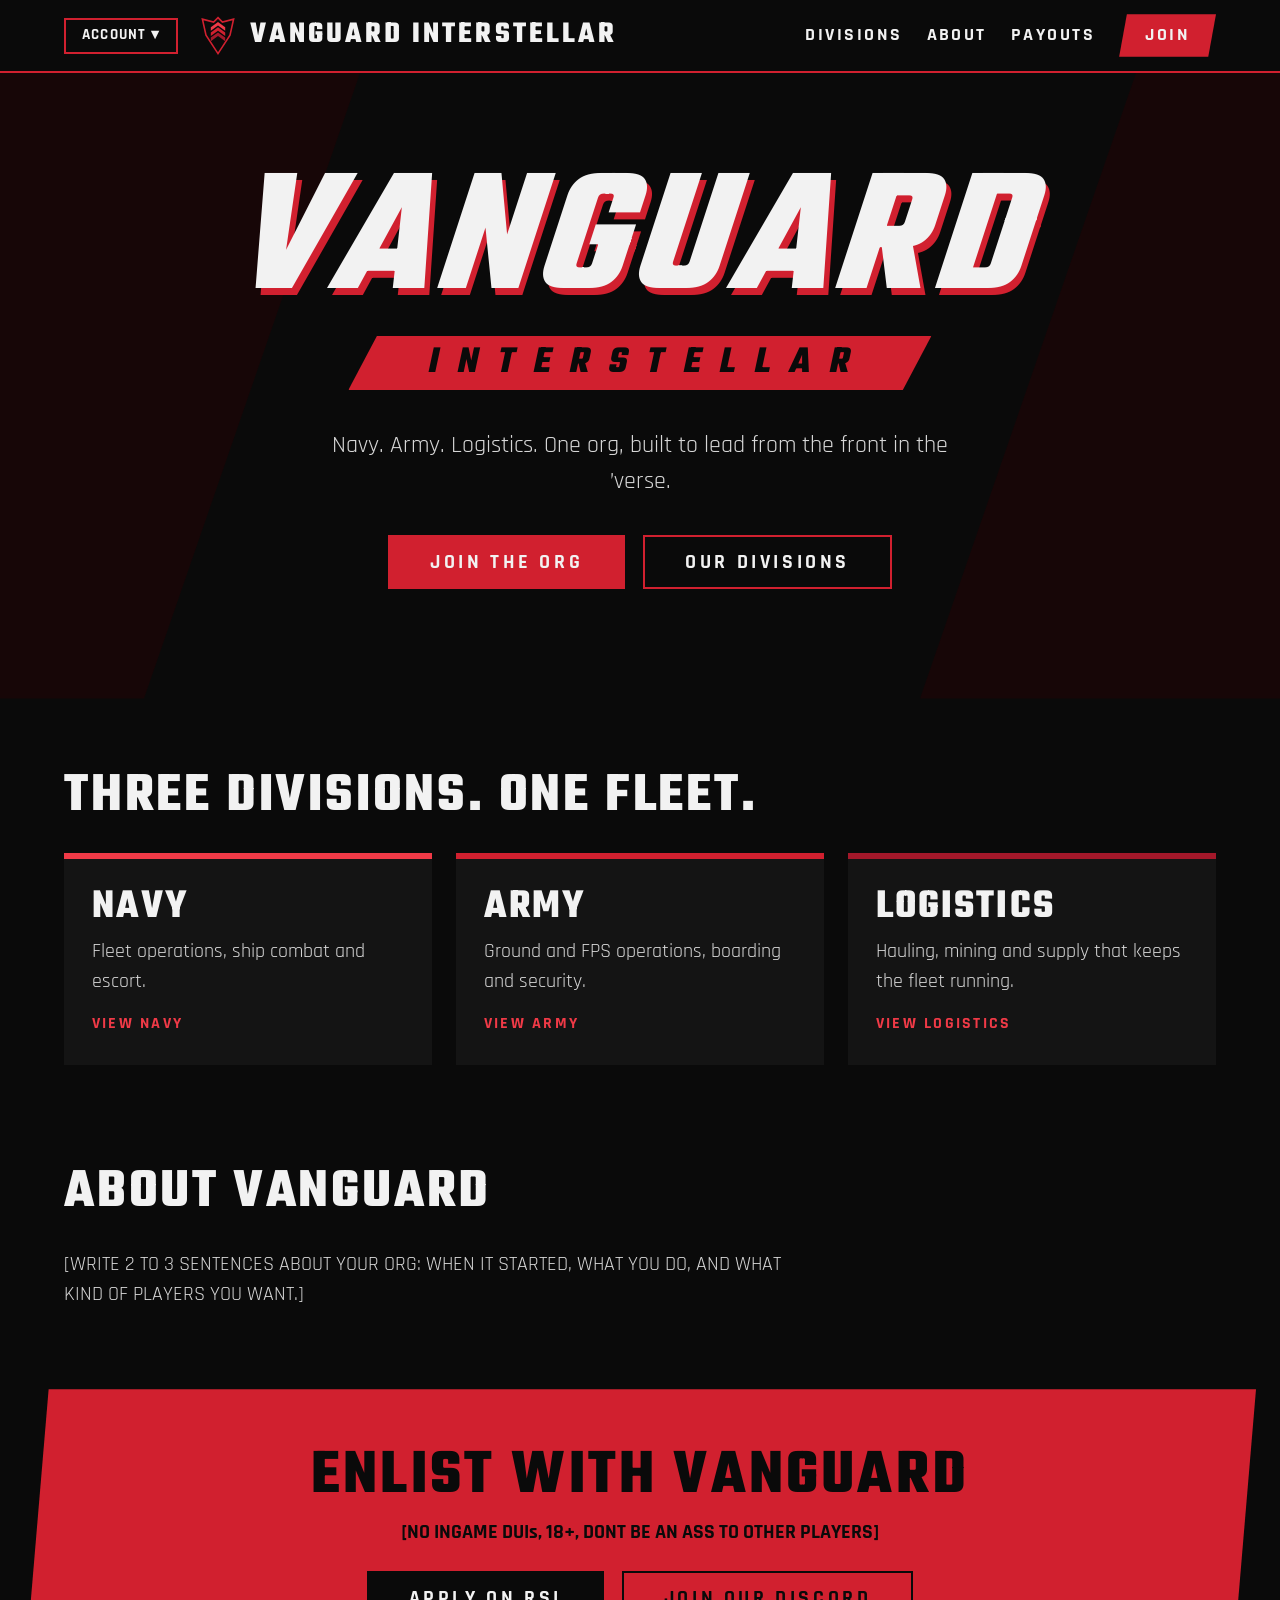
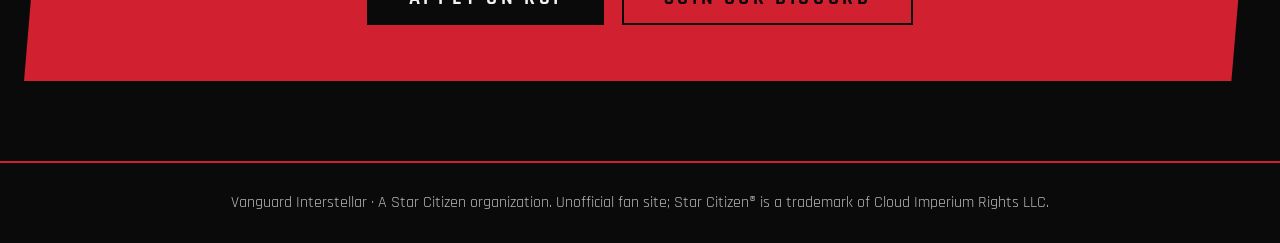
<file: index.html>
<!doctype html>
<html lang="en">
<head>
<meta charset="utf-8">
<meta name="viewport" content="width=device-width, initial-scale=1">
<title>Vanguard Interstellar | Star Citizen Organization</title>
<meta name="description" content="Vanguard Interstellar is a Star Citizen organization with Navy, Army and Logistics divisions.">
<link rel="preconnect" href="https://fonts.googleapis.com">
<link rel="preconnect" href="https://fonts.gstatic.com" crossorigin>
<link rel="stylesheet" href="https://fonts.googleapis.com/css2?family=Rajdhani:wght@500;700&family=Teko:wght@500;700&display=swap">
<link rel="stylesheet" href="styles.css">
</head>
<body>

<header class="topbar">
  <div class="wrap">
    <a class="brand" href="#top" aria-label="Vanguard Interstellar home">
      <svg viewBox="-10 -14 200 215" aria-hidden="true">
        <polygon points="90,4 112,26 168,12 150,92 90,184 30,92 12,12 68,26" fill="#0A0A0A" stroke="#D1202F" stroke-width="8"/>
        <path d="M54 104 L90 78 L126 104 L126 122 L90 96 L54 122 Z" fill="#A3182A"/>
        <path d="M54 78 L90 52 L126 78 L126 96 L90 70 L54 96 Z" fill="#D1202F"/>
        <path d="M54 52 L90 26 L126 52 L126 70 L90 44 L54 70 Z" fill="#F03A47"/>
      </svg>
      VANGUARD INTERSTELLAR
    </a>
    <nav class="nav" aria-label="Main">
      <a href="#divisions">DIVISIONS</a>
      <a href="#about">ABOUT</a>
      <a href="payouts.html">PAYOUTS</a>
      <a class="join" href="#join">JOIN</a>
    </nav>
  </div>
</header>

<main id="top">
  <div class="hero">
    <div class="wrap">
      <h1>VANGUARD</h1>
      <div class="strip"><span>INTERSTELLAR</span></div>
      <!-- EDIT: your tagline -->
      <p>Navy. Army. Logistics. One org, built to lead from the front in the &#8217;verse.</p>
      <div class="buttons">
        <a class="btn solid" href="#join">JOIN THE ORG</a>
        <a class="btn" href="#divisions">OUR DIVISIONS</a>
      </div>
    </div>
  </div>

  <section id="divisions">
    <div class="wrap">
      <h2>THREE DIVISIONS. ONE FLEET.</h2>
      <div class="cards">
        <!-- EDIT: describe what each division actually does -->
        <a class="card navy" href="navy.html">
          <h3>NAVY</h3>
          <p>Fleet operations, ship combat and escort.</p>
          <span class="more">VIEW NAVY</span>
        </a>
        <a class="card army" href="army.html">
          <h3>ARMY</h3>
          <p>Ground and FPS operations, boarding and security.</p>
          <span class="more">VIEW ARMY</span>
        </a>
        <a class="card logistics" href="logistics.html">
          <h3>LOGISTICS</h3>
          <p>Hauling, mining and supply that keeps the fleet running.</p>
          <span class="more">VIEW LOGISTICS</span>
        </a>
      </div>
    </div>
  </section>

  <section id="about" class="about">
    <div class="wrap">
      <h2>ABOUT VANGUARD</h2>
      <!-- EDIT: your org story -->
      <p>[WRITE 2 TO 3 SENTENCES ABOUT YOUR ORG: WHEN IT STARTED, WHAT YOU DO, AND WHAT KIND OF PLAYERS YOU WANT.]</p>
    </div>
  </section>

  <div id="join" class="join-banner">
    <h2>ENLIST WITH VANGUARD</h2>
    <!-- EDIT: your requirements -->
    <p>[NO INGAME DUIs, 18+, DONT BE AN ASS TO OTHER PLAYERS]</p>
    <div class="buttons" style="margin-top:0">
      <!-- EDIT: replace both # links with your real URLs -->
      <a class="btn solid" href="https://robertsspaceindustries.com/en/orgs/VANSTELLAR">APPLY ON RSI</a>
      <a class="btn" href="https://discord.gg/DtCtUm7KRn">JOIN OUR DISCORD</a>
    </div>
  </div>
</main>

<footer>
  Vanguard Interstellar &middot; A Star Citizen organization. Unofficial fan site; Star Citizen&reg; is a trademark of Cloud Imperium Rights LLC.
</footer>

<script src="config.js"></script>
<script src="auth.js"></script>
</body>
</html>
</file>
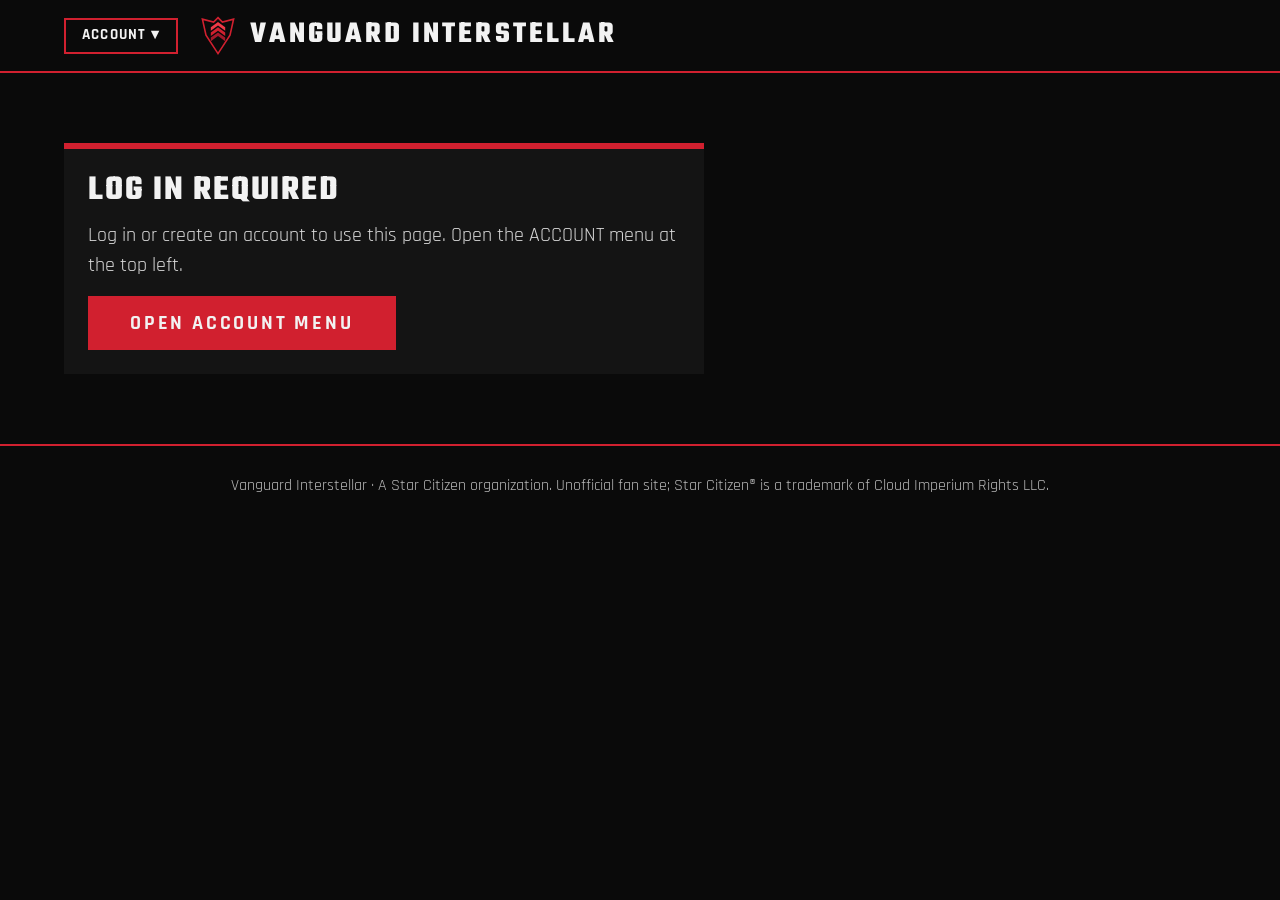
<file: admin.html>
<!doctype html>
<html lang="en">
<head>
<meta charset="utf-8">
<meta name="viewport" content="width=device-width, initial-scale=1">
<title>Admin | Vanguard Interstellar</title>
<meta name="robots" content="noindex, nofollow">
<link rel="preconnect" href="https://fonts.googleapis.com">
<link rel="preconnect" href="https://fonts.gstatic.com" crossorigin>
<link rel="stylesheet" href="https://fonts.googleapis.com/css2?family=Rajdhani:wght@500;700&family=Teko:wght@500;700&display=swap">
<link rel="stylesheet" href="styles.css">
</head>
<body class="needs-auth" data-auth="gate">

<header class="topbar">
  <div class="wrap">
    <a class="brand" href="index.html" aria-label="Vanguard Interstellar home">
      <svg viewBox="-10 -14 200 215" aria-hidden="true">
        <polygon points="90,4 112,26 168,12 150,92 90,184 30,92 12,12 68,26" fill="#0A0A0A" stroke="#D1202F" stroke-width="8"/>
        <path d="M54 104 L90 78 L126 104 L126 122 L90 96 L54 122 Z" fill="#A3182A"/>
        <path d="M54 78 L90 52 L126 78 L126 96 L90 70 L54 96 Z" fill="#D1202F"/>
        <path d="M54 52 L90 26 L126 52 L126 70 L90 44 L54 70 Z" fill="#F03A47"/>
      </svg>
      VANGUARD INTERSTELLAR
    </a>
    <nav class="nav" aria-label="Admin"><button type="button" class="btn small" id="lockBtn" hidden>LOCK</button></nav>
  </div>
</header>

<main>
  <div class="page-hero">
    <div class="wrap">
      <h1>ADMIN</h1>
      <p>Leadership only. Enter your PIN to continue.</p>
    </div>
  </div>

  <section id="denied" hidden>
    <div class="wrap">
      <div class="panel" style="max-width:520px">
        <h3>ACCESS DENIED</h3>
        <p style="margin:0;color:var(--gray)">Your account does not have permission to open this page.</p>
      </div>
    </div>
  </section>

  <section id="gate" hidden>
    <div class="wrap">
      <div class="panel" style="max-width:520px">
        <h3 id="gateTitle">ENTER PIN</h3>
        <form id="gateForm" autocomplete="off">
          <div class="fields" style="grid-template-columns:1fr">
            <div><label for="pin" id="pinLabel">PIN</label><input id="pin" type="password" autocomplete="off" required></div>
            <div id="pin2Wrap" hidden><label for="pin2">Confirm PIN</label><input id="pin2" type="password" autocomplete="off"></div>
          </div>
          <div class="actions"><button type="submit" class="btn solid" id="gateBtn">UNLOCK</button></div>
        </form>
        <p class="msg" id="gateMsg" role="status"></p>
      </div>
    </div>
  </section>

  <div id="adminContent" hidden>
    <section>
      <div class="wrap">
        <div class="stats">
          <div class="stat"><span>Still owed</span><strong id="sOwed">0 aUEC</strong></div>
          <div class="stat"><span>Paid out</span><strong id="sPaid">0 aUEC</strong></div>
          <div class="stat"><span>Total entries</span><strong id="sCount">0</strong></div>
          <div class="stat"><span>Accounts</span><strong id="sAccts">0</strong></div>
        </div>
        <p class="msg" id="msg" role="status"></p>
      </div>
    </section>

    <section>
      <div class="wrap">
        <h2>ACCOUNTS</h2>
        <div id="srvTools" hidden style="max-width:520px;margin-bottom:20px">
          <label for="adminKey">Admin key (the ADMIN_KEY you set on the account service)</label>
          <input id="adminKey" type="password" autocomplete="off">
          <div class="actions"><button type="button" class="btn small" id="loadAccounts">LOAD ACCOUNTS</button></div>
        </div>
        <div class="tablewrap" style="max-width:900px"><table>
          <thead><tr><th>Username</th><th>Sign-in</th><th>Discord member</th><th>Created</th><th>Ships in hangar</th><th><span class="sr-only">Action</span></th></tr></thead>
          <tbody id="accounts"></tbody>
        </table></div>
        <p class="help" id="accountsEmpty" style="margin-top:12px"></p>
        <p class="help" id="accountsNote">Only accounts created in this browser are listed. Passwords are never shown or stored.</p>
      </div>
    </section>

    <section>
      <div class="wrap">
        <h2>OWED BY PLAYER</h2>
        <div class="tablewrap" style="max-width:800px"><table>
          <thead><tr><th>Username</th><th class="num">Owed</th><th class="num">Paid</th><th><span class="sr-only">Action</span></th></tr></thead>
          <tbody id="byPlayer"></tbody>
        </table></div>
        <p class="help" id="byPlayerEmpty" style="margin-top:12px"></p>
      </div>
    </section>

    <section>
      <div class="wrap">
        <h2>WHO IS PAYING</h2>
        <div class="tablewrap" style="max-width:800px"><table>
          <thead><tr><th>Entered by</th><th class="num">Entries owed</th><th class="num">Total owed</th></tr></thead>
          <tbody id="byPayer"></tbody>
        </table></div>
      </div>
    </section>

    <section>
      <div class="wrap">
        <h2>BY DIVISION</h2>
        <div class="tablewrap" style="max-width:800px"><table>
          <thead><tr><th>Division</th><th class="num">Owed</th><th class="num">Paid</th></tr></thead>
          <tbody id="byDivision"></tbody>
        </table></div>
      </div>
    </section>

    <section>
      <div class="wrap">
        <h2>MANAGE DATA</h2>
        <p class="help" id="archInfo"></p>
        <div class="actions" style="margin-top:0">
          <button type="button" class="btn" id="exportBackup">EXPORT BACKUP (EXCEL)</button>
          <button type="button" class="btn" id="exportArchive">EXPORT ARCHIVE (EXCEL)</button>
          <button type="button" class="btn" id="delPaid">DELETE PAID ENTRIES</button>
          <button type="button" class="btn" id="delAll">DELETE EVERYTHING</button>
        </div>
      </div>
    </section>

    <section style="padding-bottom:80px">
      <div class="wrap">
        <div class="panel" style="max-width:520px">
          <h3>CHANGE PIN</h3>
          <form id="pinForm" autocomplete="off">
            <div class="fields" style="grid-template-columns:1fr">
              <div><label for="curPin">Current PIN</label><input id="curPin" type="password" autocomplete="off" required></div>
              <div><label for="newPin">New PIN (4 to 12 letters or numbers)</label><input id="newPin" type="password" autocomplete="off" required></div>
              <div><label for="newPin2">Confirm new PIN</label><input id="newPin2" type="password" autocomplete="off" required></div>
            </div>
            <div class="actions"><button type="submit" class="btn solid">SAVE NEW PIN</button></div>
          </form>
          <p class="msg" id="pinMsg" role="status"></p>
        </div>
      </div>
    </section>
  </div>
</main>

<footer>
  Vanguard Interstellar &middot; A Star Citizen organization. Unofficial fan site; Star Citizen&reg; is a trademark of Cloud Imperium Rights LLC.
</footer>

<script src="xlsx.js"></script>
<script src="config.js"></script>
<script src="auth.js"></script>
<script src="admin.js"></script>
</body>
</html>
</file>
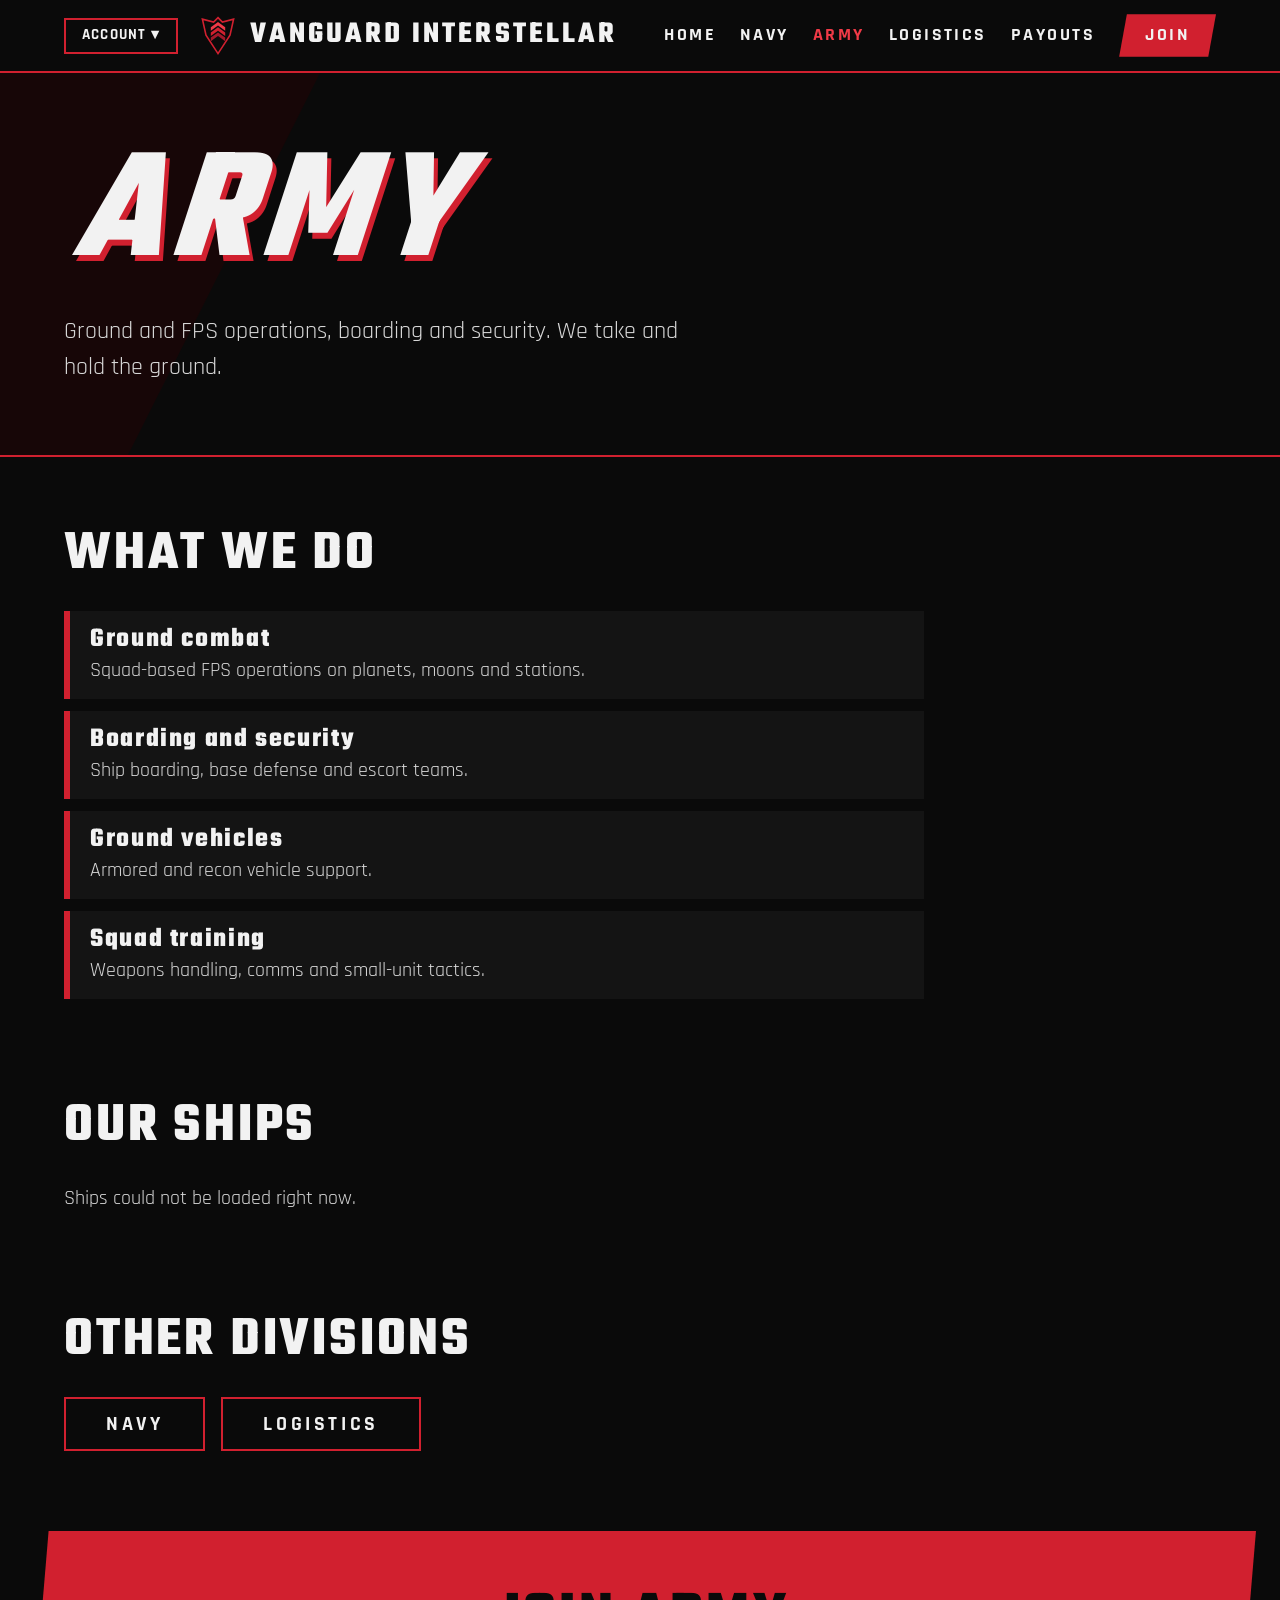
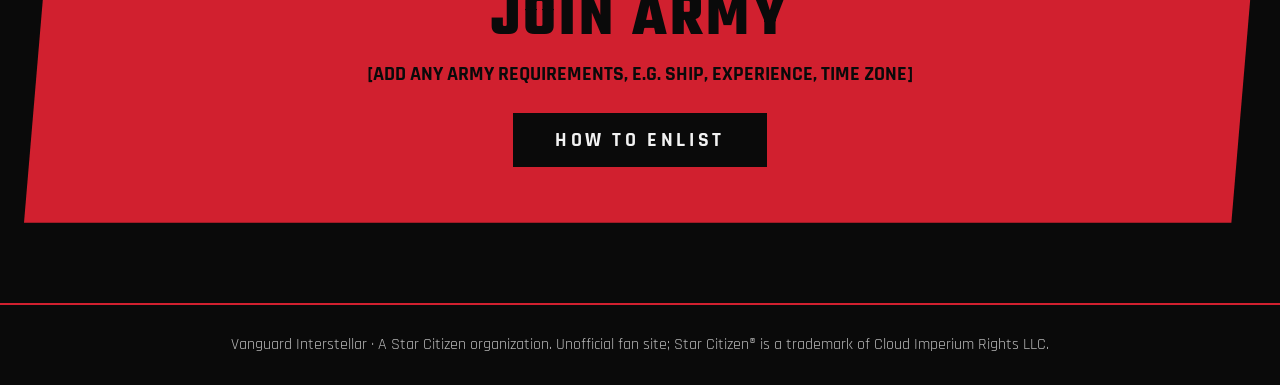
<file: army.html>
<!doctype html>
<html lang="en">
<head>
<meta charset="utf-8">
<meta name="viewport" content="width=device-width, initial-scale=1">
<title>ARMY | Vanguard Interstellar</title>
<meta name="description" content="ARMY division of Vanguard Interstellar, a Star Citizen organization.">
<link rel="preconnect" href="https://fonts.googleapis.com">
<link rel="preconnect" href="https://fonts.gstatic.com" crossorigin>
<link rel="stylesheet" href="https://fonts.googleapis.com/css2?family=Rajdhani:wght@500;700&family=Teko:wght@500;700&display=swap">
<link rel="stylesheet" href="styles.css">
</head>
<body class="army-page">

<header class="topbar">
  <div class="wrap">
    <a class="brand" href="index.html" aria-label="Vanguard Interstellar home">
      <svg viewBox="-10 -14 200 215" aria-hidden="true">
        <polygon points="90,4 112,26 168,12 150,92 90,184 30,92 12,12 68,26" fill="#0A0A0A" stroke="#D1202F" stroke-width="8"/>
        <path d="M54 104 L90 78 L126 104 L126 122 L90 96 L54 122 Z" fill="#A3182A"/>
        <path d="M54 78 L90 52 L126 78 L126 96 L90 70 L54 96 Z" fill="#D1202F"/>
        <path d="M54 52 L90 26 L126 52 L126 70 L90 44 L54 70 Z" fill="#F03A47"/>
      </svg>
      VANGUARD INTERSTELLAR
    </a>
    <nav class="nav" aria-label="Main">
      <a href="index.html">HOME</a>
      <a href="navy.html">NAVY</a>
      <a href="army.html" aria-current="page">ARMY</a>
      <a href="logistics.html">LOGISTICS</a>
      <a href="payouts.html">PAYOUTS</a>
      <a class="join" href="index.html#join">JOIN</a>
    </nav>
  </div>
</header>

<main>
  <div class="page-hero">
    <div class="wrap">
      <h1>ARMY</h1>
      <!-- EDIT: your division mission -->
      <p>Ground and FPS operations, boarding and security. We take and hold the ground.</p>
    </div>
  </div>

  <section>
    <div class="wrap">
      <h2>WHAT WE DO</h2>
      <!-- EDIT: change these to match what your Army really does -->
      <ul class="list">
      <li><strong>Ground combat</strong>Squad-based FPS operations on planets, moons and stations.</li>
      <li><strong>Boarding and security</strong>Ship boarding, base defense and escort teams.</li>
      <li><strong>Ground vehicles</strong>Armored and recon vehicle support.</li>
      <li><strong>Squad training</strong>Weapons handling, comms and small-unit tactics.</li>
      </ul>
    </div>
  </section>

  <!--<section>-->
    <!--<div class="wrap">-->
      <!--<h2>RANKS AND ROLES</h2>-->
      <!-- EDIT -->
      <!--<p class="note">[LIST YOUR ARMY RANKS, LEADERS AND OPEN ROLES.]</p>-->
    <!--</div>-->
  <!--</section>-->

  <!--<section>-->
    <!--<div class="wrap">-->
      <!--<h2>FLEET AND GEAR</h2>-->
      <!-- EDIT -->
     <!-- <p class="note">[LIST THE SQUADS AND LOADOUTS YOUR ARMY USES.]</p>-->
   <!-- </div>-->
 <!-- </section>-->

  <section>
    <div class="wrap">
      <h2>OUR SHIPS</h2>
      <div id="fleetBox" data-division="Army"></div>
    </div>
  </section>

  <section>
    <div class="wrap">
      <h2>OTHER DIVISIONS</h2>
      <div class="others"><a class="btn" href="navy.html">NAVY</a><a class="btn" href="logistics.html">LOGISTICS</a></div>
    </div>
  </section>

  <div class="join-banner">
    <h2>JOIN ARMY</h2>
    <p>[ADD ANY ARMY REQUIREMENTS, E.G. SHIP, EXPERIENCE, TIME ZONE]</p>
    <div class="buttons" style="margin-top:0">
      <a class="btn solid" href="index.html#join">HOW TO ENLIST</a>
    </div>
  </div>
</main>

<footer>
  Vanguard Interstellar &middot; A Star Citizen organization. Unofficial fan site; Star Citizen&reg; is a trademark of Cloud Imperium Rights LLC.
</footer>

<script src="config.js"></script>
<script src="auth.js"></script>
<script src="fleet.js"></script>
</body>
</html>
</file>
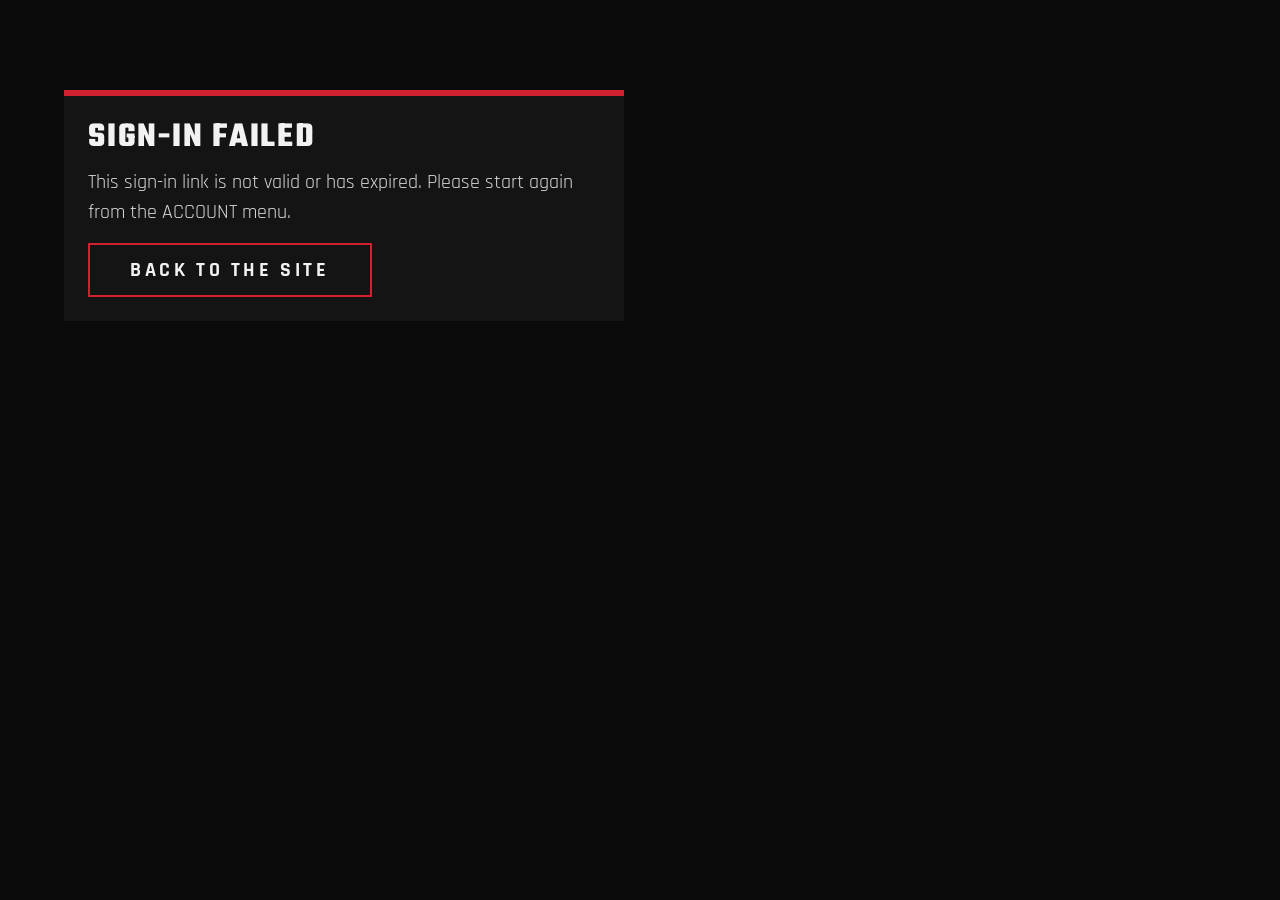
<file: discord.html>
<!doctype html>
<html lang="en">
<head>
<meta charset="utf-8">
<meta name="viewport" content="width=device-width, initial-scale=1">
<title>Signing in | Vanguard Interstellar</title>
<meta name="robots" content="noindex">
<link rel="preconnect" href="https://fonts.googleapis.com">
<link rel="preconnect" href="https://fonts.gstatic.com" crossorigin>
<link rel="stylesheet" href="https://fonts.googleapis.com/css2?family=Rajdhani:wght@500;700&family=Teko:wght@500;700&display=swap">
<link rel="stylesheet" href="styles.css">
</head>
<body>
<main>
  <section style="padding:90px 0">
    <div class="wrap">
      <div class="panel" style="max-width:560px">
        <h3 id="title">SIGNING IN WITH DISCORD</h3>
        <p id="text" style="margin:0 0 16px;color:var(--gray)" role="status">One moment...</p>
        <div class="actions" style="margin-top:0"><a class="btn" id="back" href="index.html" hidden>BACK TO THE SITE</a></div>
      </div>
    </div>
  </section>
</main>
<script>
(function () {
  'use strict';
  var USERS_KEY = 'vanguardUsers', SESSION_KEY = 'vanguardSession';
  var $ = function (s) { return document.querySelector(s); };
  function fail(msg) { $('#title').textContent = 'SIGN-IN FAILED'; $('#text').textContent = msg; $('#back').hidden = false; }

  var hash = new URLSearchParams(location.hash.slice(1));
  var query = new URLSearchParams(location.search);
  var token = hash.get('access_token'), type = hash.get('token_type'), state = hash.get('state');
  var denied = hash.get('error') || query.get('error');
  history.replaceState(null, '', location.pathname); // remove the token from the address bar

  var want, back = 'index.html', remember = false;
  try {
    want = sessionStorage.getItem('vanguardDiscordState');
    back = sessionStorage.getItem('vanguardDiscordReturn') || 'index.html';
    remember = sessionStorage.getItem('vanguardDiscordRemember') === '1';
    ['vanguardDiscordState', 'vanguardDiscordReturn', 'vanguardDiscordRemember'].forEach(function (k) { sessionStorage.removeItem(k); });
  } catch (e) {}
  if (!/^[A-Za-z0-9_-]+\.html$/.test(back)) back = 'index.html';
  $('#back').href = back;

  if (denied) return fail('Discord sign-in was cancelled. You can try again from the ACCOUNT menu.');
  if (!token || !state || !want || state !== want) return fail('This sign-in link is not valid or has expired. Please start again from the ACCOUNT menu.');
  if (type !== 'Bearer') return fail('Discord sent an unexpected response. Please try again.');

  fetch('https://discord.com/api/users/@me', { headers: { Authorization: 'Bearer ' + token } })
    .then(function (r) { if (!r.ok) throw new Error('bad'); return r.json(); })
    .then(function (u) {
      token = null; // the token is only used once and never saved
      var id = String(u && u.id || '');
      var name = String(u && u.username || '').replace(/[^A-Za-z0-9_.-]/g, '').slice(0, 32);
      if (!/^\d{5,30}$/.test(id)) throw new Error('bad');
      if (!name) name = 'discord' + id.slice(-4);
      var all; try { all = JSON.parse(localStorage.getItem(USERS_KEY) || '{}'); } catch (e) { all = {}; }
      if (!all || typeof all !== 'object') all = {};
      var key = name.toLowerCase(), old = all[key];
      if (old && !old.discord) return fail('A username and password account called "' + name + '" already exists on this device. Log in with its password instead.');
      all[key] = { name: name, discord: true, discordId: id, created: old && old.created ? old.created : Date.now() };
      try {
        localStorage.setItem(USERS_KEY, JSON.stringify(all));
        sessionStorage.removeItem(SESSION_KEY); localStorage.removeItem(SESSION_KEY);
        (remember ? localStorage : sessionStorage).setItem(SESSION_KEY, JSON.stringify(name));
      } catch (e) { return fail('This browser blocked saving. Allow site storage and try again.'); }
      $('#text').textContent = 'Signed in as ' + name + '. Taking you back...';
      location.replace(back);
    })
    .catch(function () { fail('Could not read your Discord account. Please try again.'); });
})();
</script>
</body>
</html>
</file>
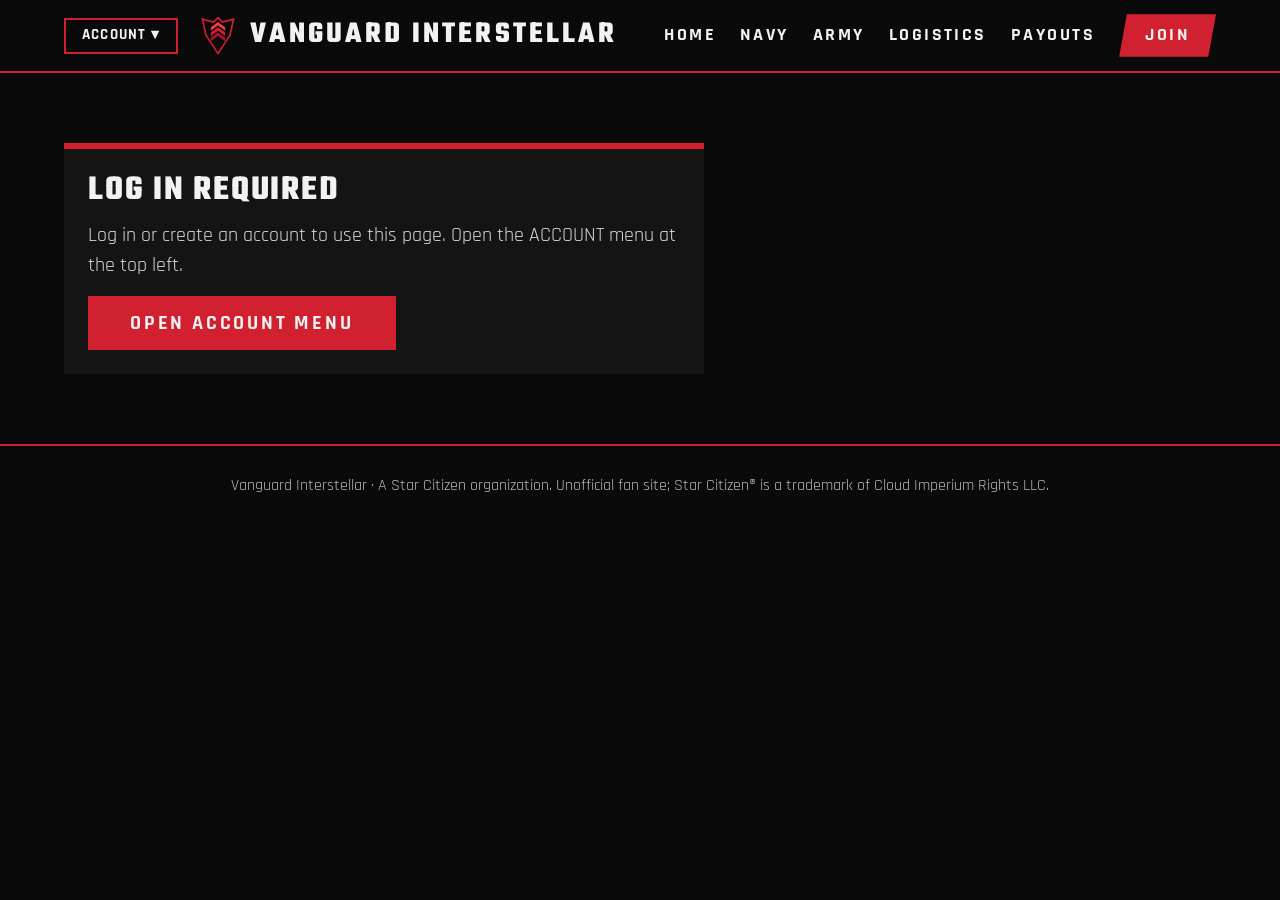
<file: hangar.html>
<!doctype html>
<html lang="en">
<head>
<meta charset="utf-8">
<meta name="viewport" content="width=device-width, initial-scale=1">
<title>My Hangar | Vanguard Interstellar</title>
<meta name="robots" content="noindex">
<link rel="preconnect" href="https://fonts.googleapis.com">
<link rel="preconnect" href="https://fonts.gstatic.com" crossorigin>
<link rel="stylesheet" href="https://fonts.googleapis.com/css2?family=Rajdhani:wght@500;700&family=Teko:wght@500;700&display=swap">
<link rel="stylesheet" href="styles.css">
</head>
<body class="needs-auth" data-auth="gate">

<header class="topbar">
  <div class="wrap">
    <a class="brand" href="index.html" aria-label="Vanguard Interstellar home">
      <svg viewBox="-10 -14 200 215" aria-hidden="true">
        <polygon points="90,4 112,26 168,12 150,92 90,184 30,92 12,12 68,26" fill="#0A0A0A" stroke="#D1202F" stroke-width="8"/>
        <path d="M54 104 L90 78 L126 104 L126 122 L90 96 L54 122 Z" fill="#A3182A"/>
        <path d="M54 78 L90 52 L126 78 L126 96 L90 70 L54 96 Z" fill="#D1202F"/>
        <path d="M54 52 L90 26 L126 52 L126 70 L90 44 L54 70 Z" fill="#F03A47"/>
      </svg>
      VANGUARD INTERSTELLAR
    </a>
    <nav class="nav" aria-label="Main">
      <a href="index.html">HOME</a>
      <a href="navy.html">NAVY</a>
      <a href="army.html">ARMY</a>
      <a href="logistics.html">LOGISTICS</a>
      <a href="payouts.html">PAYOUTS</a>
      <a class="join" href="index.html#join">JOIN</a>
    </nav>
  </div>
</header>

<main>
  <div class="page-hero">
    <div class="wrap">
      <h1>MY HANGAR</h1>
      <p id="hangarIntro">The ships on your account.</p>
    </div>
  </div>

  <section>
    <div class="wrap">
      <div class="panel" style="max-width:900px">
        <h3>ADD A SHIP</h3>
        <form id="shipForm" autocomplete="off">
          <div class="fields">
            <div><label for="ship">Ship</label><input id="ship" type="text" list="shipList" maxlength="60" required placeholder="e.g. MOLE"></div>
            <div><label for="nick">Ship name (optional)</label><input id="nick" type="text" maxlength="40"></div>
            <div><label for="div">Division (shows on that page)</label>
              <select id="div"><option value="">None</option><option>Navy</option><option>Army</option><option>Logistics</option></select></div>
            <div><label for="notes">Notes (optional)</label><input id="notes" type="text" maxlength="200" placeholder="e.g. insured, open for ops"></div>
          </div>
          <div class="actions"><button type="submit" class="btn solid">ADD TO HANGAR</button></div>
        </form>
        <p class="msg" id="msg" role="status"></p>
        <datalist id="shipList"><option value="Aurora MR"><option value="300i"><option value="Avenger Titan"><option value="Cutlass Black"><option value="Freelancer"><option value="Constellation Andromeda"><option value="Caterpillar"><option value="C2 Hercules"><option value="Hull C"><option value="Starlancer MAX"><option value="Prospector"><option value="MOLE"><option value="Vulture"><option value="Reclaimer"><option value="Salvation"><option value="Gladius"><option value="Arrow"><option value="Hornet F7C"><option value="Sabre"><option value="Eclipse"><option value="Redeemer"><option value="Valkyrie"><option value="Carrack"><option value="Hammerhead"><option value="Polaris"><option value="Idris"><option value="Pioneer"><option value="Odyssey"><option value="Cutter"><option value="Mercury Star Runner"><option value="Herald"><option value="Ursa Rover"><option value="Nomad"><option value="Taurus"><option value="Retaliator"><option value="Raft"><option value="Mule"><option value="Pisces"><option value="Cyclone"></datalist>
      </div>
    </div>
  </section>

  <section style="padding-bottom:80px">
    <div class="wrap">
      <h2 id="listTitle">YOUR SHIPS</h2>
      <div class="tablewrap"><table>
        <thead><tr><th>Ship</th><th>Name</th><th>Division</th><th>Notes</th><th><span class="sr-only">Remove</span></th></tr></thead>
        <tbody id="ships"></tbody>
      </table></div>
      <p class="help" id="empty" style="margin-top:12px"></p>
      <p class="help" id="hangarNote" style="max-width:760px"></p>
    </div>
  </section>
</main>

<footer>
  Vanguard Interstellar &middot; A Star Citizen organization. Unofficial fan site; Star Citizen&reg; is a trademark of Cloud Imperium Rights LLC.
</footer>

<script src="config.js"></script>
<script src="auth.js"></script>
<script src="hangar.js"></script>
</body>
</html>
</file>
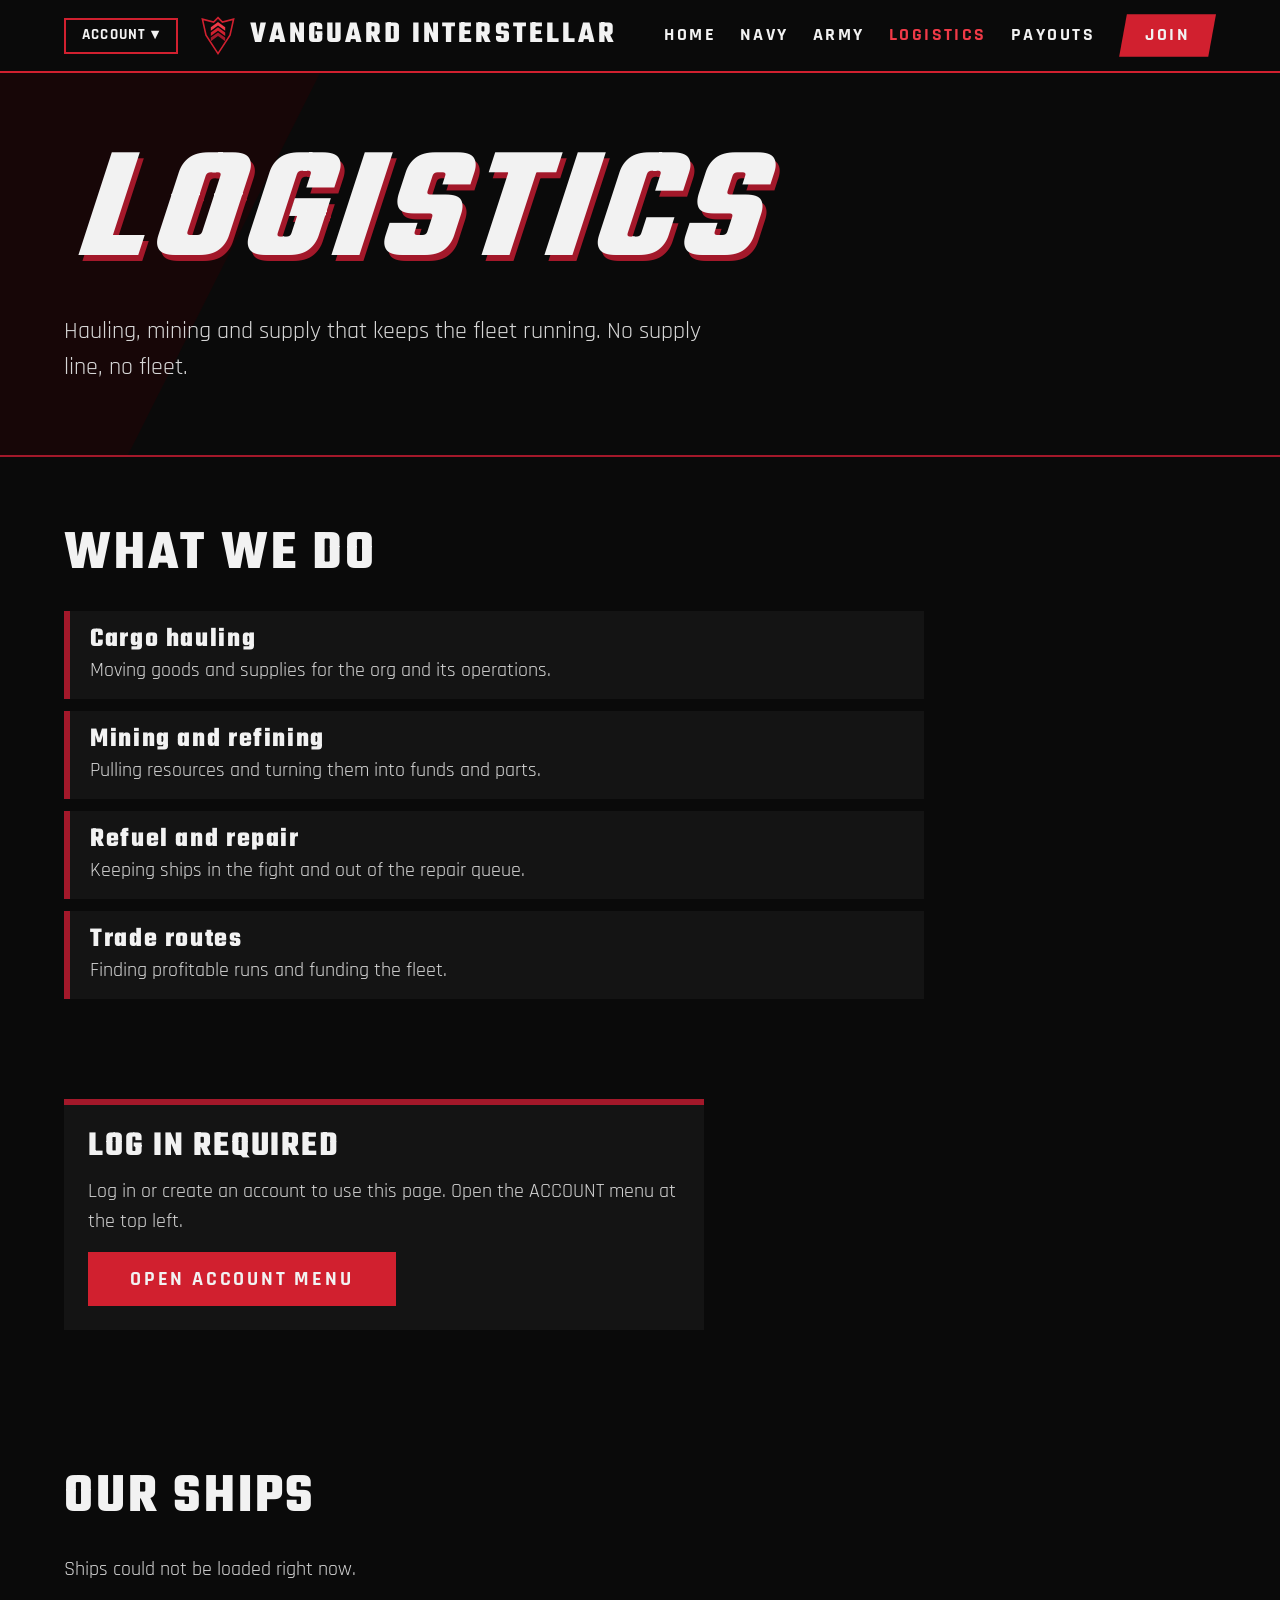
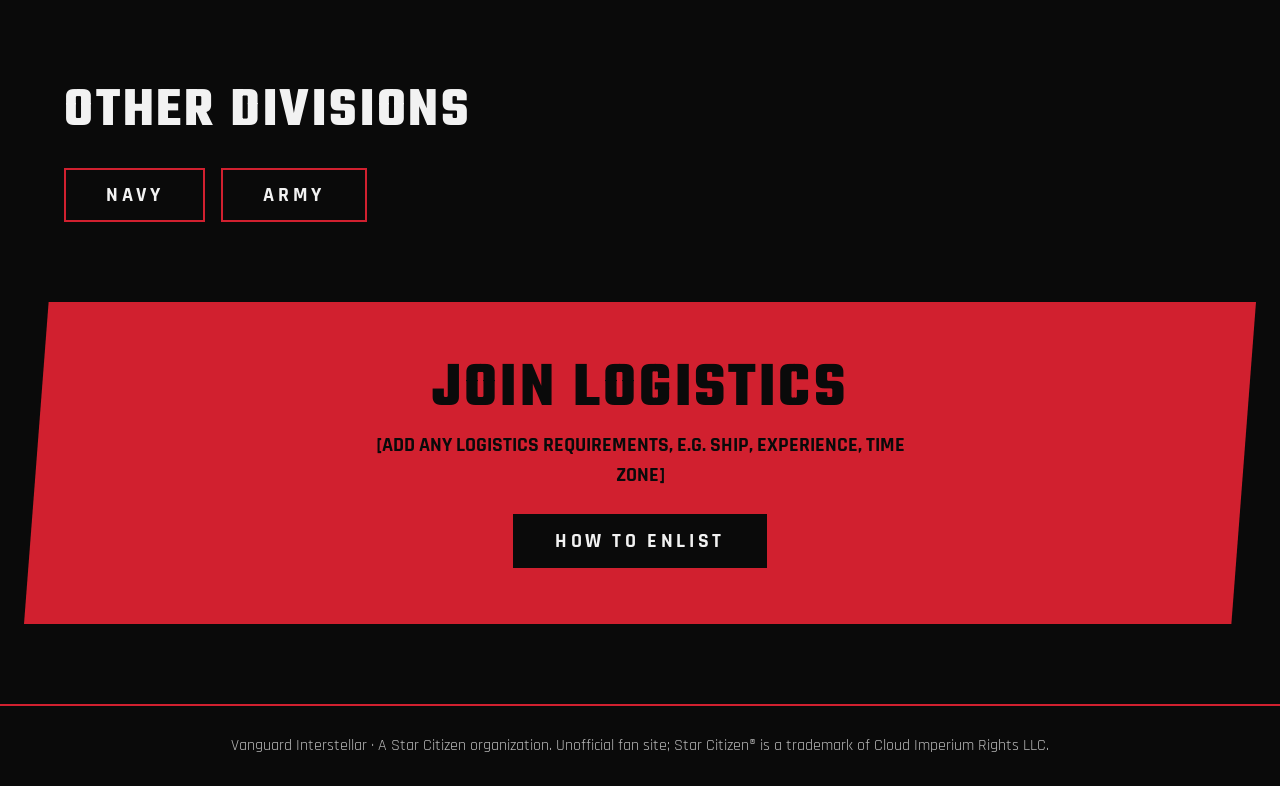
<file: logistics.html>
<!doctype html>
<html lang="en">
<head>
<meta charset="utf-8">
<meta name="viewport" content="width=device-width, initial-scale=1">
<title>LOGISTICS | Vanguard Interstellar</title>
<meta name="description" content="LOGISTICS division of Vanguard Interstellar, a Star Citizen organization.">
<link rel="preconnect" href="https://fonts.googleapis.com">
<link rel="preconnect" href="https://fonts.gstatic.com" crossorigin>
<link rel="stylesheet" href="https://fonts.googleapis.com/css2?family=Rajdhani:wght@500;700&family=Teko:wght@500;700&display=swap">
<link rel="stylesheet" href="styles.css">
</head>
<body class="logistics-page needs-auth" data-auth="gate" data-gate="calculator">

<header class="topbar">
  <div class="wrap">
    <a class="brand" href="index.html" aria-label="Vanguard Interstellar home">
      <svg viewBox="-10 -14 200 215" aria-hidden="true">
        <polygon points="90,4 112,26 168,12 150,92 90,184 30,92 12,12 68,26" fill="#0A0A0A" stroke="#D1202F" stroke-width="8"/>
        <path d="M54 104 L90 78 L126 104 L126 122 L90 96 L54 122 Z" fill="#A3182A"/>
        <path d="M54 78 L90 52 L126 78 L126 96 L90 70 L54 96 Z" fill="#D1202F"/>
        <path d="M54 52 L90 26 L126 52 L126 70 L90 44 L54 70 Z" fill="#F03A47"/>
      </svg>
      VANGUARD INTERSTELLAR
    </a>
    <nav class="nav" aria-label="Main">
      <a href="index.html">HOME</a>
      <a href="navy.html">NAVY</a>
      <a href="army.html">ARMY</a>
      <a href="logistics.html" aria-current="page">LOGISTICS</a>
      <a href="payouts.html">PAYOUTS</a>
      <a class="join" href="index.html#join">JOIN</a>
    </nav>
  </div>
</header>

<main>
  <div class="page-hero">
    <div class="wrap">
      <h1>LOGISTICS</h1>
      <!-- EDIT: your division mission -->
      <p>Hauling, mining and supply that keeps the fleet running. No supply line, no fleet.</p>
    </div>
  </div>

  <section>
    <div class="wrap">
      <h2>WHAT WE DO</h2>
      <!-- EDIT: change these to match what your Logistics really does -->
      <ul class="list">
      <li><strong>Cargo hauling</strong>Moving goods and supplies for the org and its operations.</li>
      <li><strong>Mining and refining</strong>Pulling resources and turning them into funds and parts.</li>
      <li><strong>Refuel and repair</strong>Keeping ships in the fight and out of the repair queue.</li>
      <li><strong>Trade routes</strong>Finding profitable runs and funding the fleet.</li>
      </ul>
    </div>
  </section>

  <section id="calculator">
    <div class="wrap">
      <h2>MINING AND SALVAGE CALCULATOR</h2>
      <p class="help">Tip: press Enter or Tab to move to the next box. New rows appear on their own as you type, so you can fill everything in without clicking. Enter what you hauled and the current price per SCU. For mining, also enter how many SCU the refinery takes from each material; you are paid only for the SCU left after that loss. Prices change with each patch and location, so use the Check price link under each mining price to open that material on SC Trade Tools, then type the price in. Nothing here is saved unless you press Save to payout log.</p>
      <div class="calc-grid">
        <div>
          <div class="panel" id="panelMining">
            <h3>MINING</h3>
            <div class="tablewrap"><table class="fit"><colgroup><col style="width:26%"><col style="width:15%"><col style="width:17%"><col style="width:19%"><col style="width:15%"><col style="width:8%"></colgroup>
              <thead><tr><th>Material</th><th>SCU mined</th><th>Refinery loss</th><th>Price / SCU</th><th class="num">Total</th><th><span class="sr-only">Remove</span></th></tr></thead>
              <tbody id="miningRows"></tbody>
            </table></div>
            <div class="actions"><button type="button" class="btn small" id="addOre">Add material</button></div>
          </div>
          <div class="panel" id="panelSalvage" style="margin-top:24px">
            <h3>SALVAGE</h3>
            <div class="tablewrap"><table class="fit"><colgroup><col style="width:32%"><col style="width:18%"><col style="width:22%"><col style="width:20%"><col style="width:8%"></colgroup>
              <thead><tr><th>Material</th><th>SCU</th><th>Price / SCU</th><th class="num">Total</th><th><span class="sr-only">Remove</span></th></tr></thead>
              <tbody id="salvageRows"></tbody>
            </table></div>
            <div class="actions"><button type="button" class="btn small" id="addSalvage">Add material</button></div>
          </div>
          <div class="panel" style="margin-top:24px">
            <h3>COSTS AND ORG CUT</h3>
            <div class="fields">
              <div><label for="refineFee">Refinery fees (aUEC)</label><input id="refineFee" type="number" min="0" step="any" inputmode="decimal"></div>
              <div><label for="otherCosts">Fuel, repairs, other (always 10% of income, aUEC)</label><input id="otherCosts" type="text" value="0" readonly></div>
              <div><label for="orgCut">Org cut (%)</label><input id="orgCut" type="number" min="0" max="100" step="any" inputmode="decimal" value="10"></div>
            </div>
          </div>
          <div class="panel" style="margin-top:24px">
            <h3>VEHICLE AND CREW</h3>
            <div class="fields" style="grid-template-columns:minmax(200px,380px)">
              <div><label for="vehicle">What vehicle are you using?</label>
                <select id="vehicle">
                  <option value="">Choose a vehicle</option>
                  <option value="mole">MOLE (mining)</option>
                  <option value="reclaimer">Reclaimer (salvage)</option>
                  <option value="other">Other (add crew by hand)</option>
                </select></div>
            </div>
            <p class="help" id="vehicleHint" style="margin-top:12px">Choose a vehicle to set up the crew seats. You are the commander and are added automatically.</p>
            <div id="seatsMole" hidden>
              <p class="help" style="margin-top:12px">MOLE: 1 commander seat (you) and 3 laser seats. Enter the username for each laser seat that is filled.</p>
              <div class="fields">
                <div><label for="laser1">Laser seat 1</label><input id="laser1" type="text" data-seat="laser"></div>
                <div><label for="laser2">Laser seat 2</label><input id="laser2" type="text" data-seat="laser"></div>
                <div><label for="laser3">Laser seat 3</label><input id="laser3" type="text" data-seat="laser"></div>
              </div>
            </div>
            <div id="seatsReclaimer" hidden>
              <p class="help" style="margin-top:12px">Reclaimer: 2 salvage seats and 1 to 3 box jocks (cargo). You are the commander. Enter the username for each seat that is filled.</p>
              <div class="fields">
                <div><label for="salv1">Salvage seat 1</label><input id="salv1" type="text" data-seat="salvage"></div>
                <div><label for="salv2">Salvage seat 2</label><input id="salv2" type="text" data-seat="salvage"></div>
                <div><label for="box1">Box jock 1</label><input id="box1" type="text" data-seat="boxjock"></div>
                <div><label for="box2">Box jock 2 (optional)</label><input id="box2" type="text" data-seat="boxjock"></div>
                <div><label for="box3">Box jock 3 (optional)</label><input id="box3" type="text" data-seat="boxjock"></div>
              </div>
            </div>
            <div id="seatsOther" hidden>
              <p class="help" style="margin-top:12px">Give each player shares. Equal shares split evenly; 2 shares earns double.</p>
              <div class="tablewrap"><table class="fit"><colgroup><col style="width:58%"><col style="width:28%"><col style="width:14%"></colgroup>
              <thead><tr><th>Username</th><th>Shares</th><th><span class="sr-only">Remove</span></th></tr></thead>
              <tbody id="crewRows"></tbody>
            </table></div>
              <div class="actions"><button type="button" class="btn small" id="addCrew">Add player</button></div>
            </div>
          </div>
        </div>
        <div class="panel" aria-live="polite">
          <h3>RESULTS</h3>
          <div class="result"><span>Mining SCU sold (after refinery)</span><strong id="rScu">0</strong></div>
          <div class="result"><span>Mining income</span><strong id="rMining">0</strong></div>
          <div class="result"><span>Salvage income</span><strong id="rSalvage">0</strong></div>
          <div class="result"><span>Total income</span><strong id="rGross">0</strong></div>
          <div class="result"><span>Expenses</span><strong id="rExpenses">0</strong></div>
          <div class="result"><span>Net profit</span><strong id="rNet">0</strong></div>
          <div class="result"><span>Org cut</span><strong id="rOrg">0</strong></div>
          <div class="result big"><span>To split among crew</span><strong id="rDist">0</strong></div>
          <p class="msg" id="rWarn"></p>
          <ul class="crewlist" id="crewResults"></ul>
          <div class="fields" style="margin-top:20px">
            <div><label for="payerName">Your username (who pays this out)</label><input id="payerName" type="text" required></div>
            <div><label for="opName">Operation name</label><input id="opName" type="text" placeholder="e.g. Friday mining run"></div>
            <div><label for="opDate">Date</label><input id="opDate" type="date"></div>
          </div>
          <div class="actions">
            <button type="button" class="btn solid" id="savePayouts">SAVE TO PAYOUT LOG</button>
            <button type="button" class="btn" id="resetCalc">RESET</button>
            <a class="btn" href="payouts.html">OPEN PAYOUTS</a>
          </div>
          <p class="msg" id="saveMsg" role="status"></p>
        </div>
      </div>
      <datalist id="oreList"><option value="Quantanium"><option value="Bexalite"><option value="Taranite"><option value="Laranite"><option value="Agricium"><option value="Gold"><option value="Titanium"><option value="Hephaestanite"><option value="Borase"><option value="Beryl"><option value="Copper"><option value="Tungsten"><option value="Corundum"><option value="Quartz"><option value="Aluminum"><option value="Iron"></datalist>
      <datalist id="salvageList"><option value="Recycled Material Composite (RMC)"><option value="Construction Materials"><option value="Scrap"></datalist>
    </div>
  </section>

  <!--<section>-->
   <!-- <div class="wrap">-->
     <!-- <h2>RANKS AND ROLES</h2>-->
      <!-- EDIT -->
     <!-- <p class="note">[LIST YOUR LOGISTICS RANKS, LEADERS AND OPEN ROLES.]</p>-->
   <!-- </div>-->
  <!--</section>-->

  <!--<section>-->
    <!--<div class="wrap">-->
      <!--<h2>FLEET AND GEAR</h2>-->
      <!-- EDIT -->
     <!-- <p class="note">[LIST THE SHIPS AND ROUTES YOUR LOGISTICS USES.]</p>-->
   <!-- </div>-->
 <!-- </section>-->

  <section>
    <div class="wrap">
      <h2>OUR SHIPS</h2>
      <div id="fleetBox" data-division="Logistics"></div>
    </div>
  </section>

  <section>
    <div class="wrap">
      <h2>OTHER DIVISIONS</h2>
      <div class="others"><a class="btn" href="navy.html">NAVY</a><a class="btn" href="army.html">ARMY</a></div>
    </div>
  </section>

  <div class="join-banner">
    <h2>JOIN LOGISTICS</h2>
    <p>[ADD ANY LOGISTICS REQUIREMENTS, E.G. SHIP, EXPERIENCE, TIME ZONE]</p>
    <div class="buttons" style="margin-top:0">
      <a class="btn solid" href="index.html#join">HOW TO ENLIST</a>
    </div>
  </div>
</main>

<footer>
  Vanguard Interstellar &middot; A Star Citizen organization. Unofficial fan site; Star Citizen&reg; is a trademark of Cloud Imperium Rights LLC.
</footer>

<script src="config.js"></script>
<script src="auth.js"></script>
<script src="fleet.js"></script>
<script src="calc.js"></script>
</body>
</html>
</file>
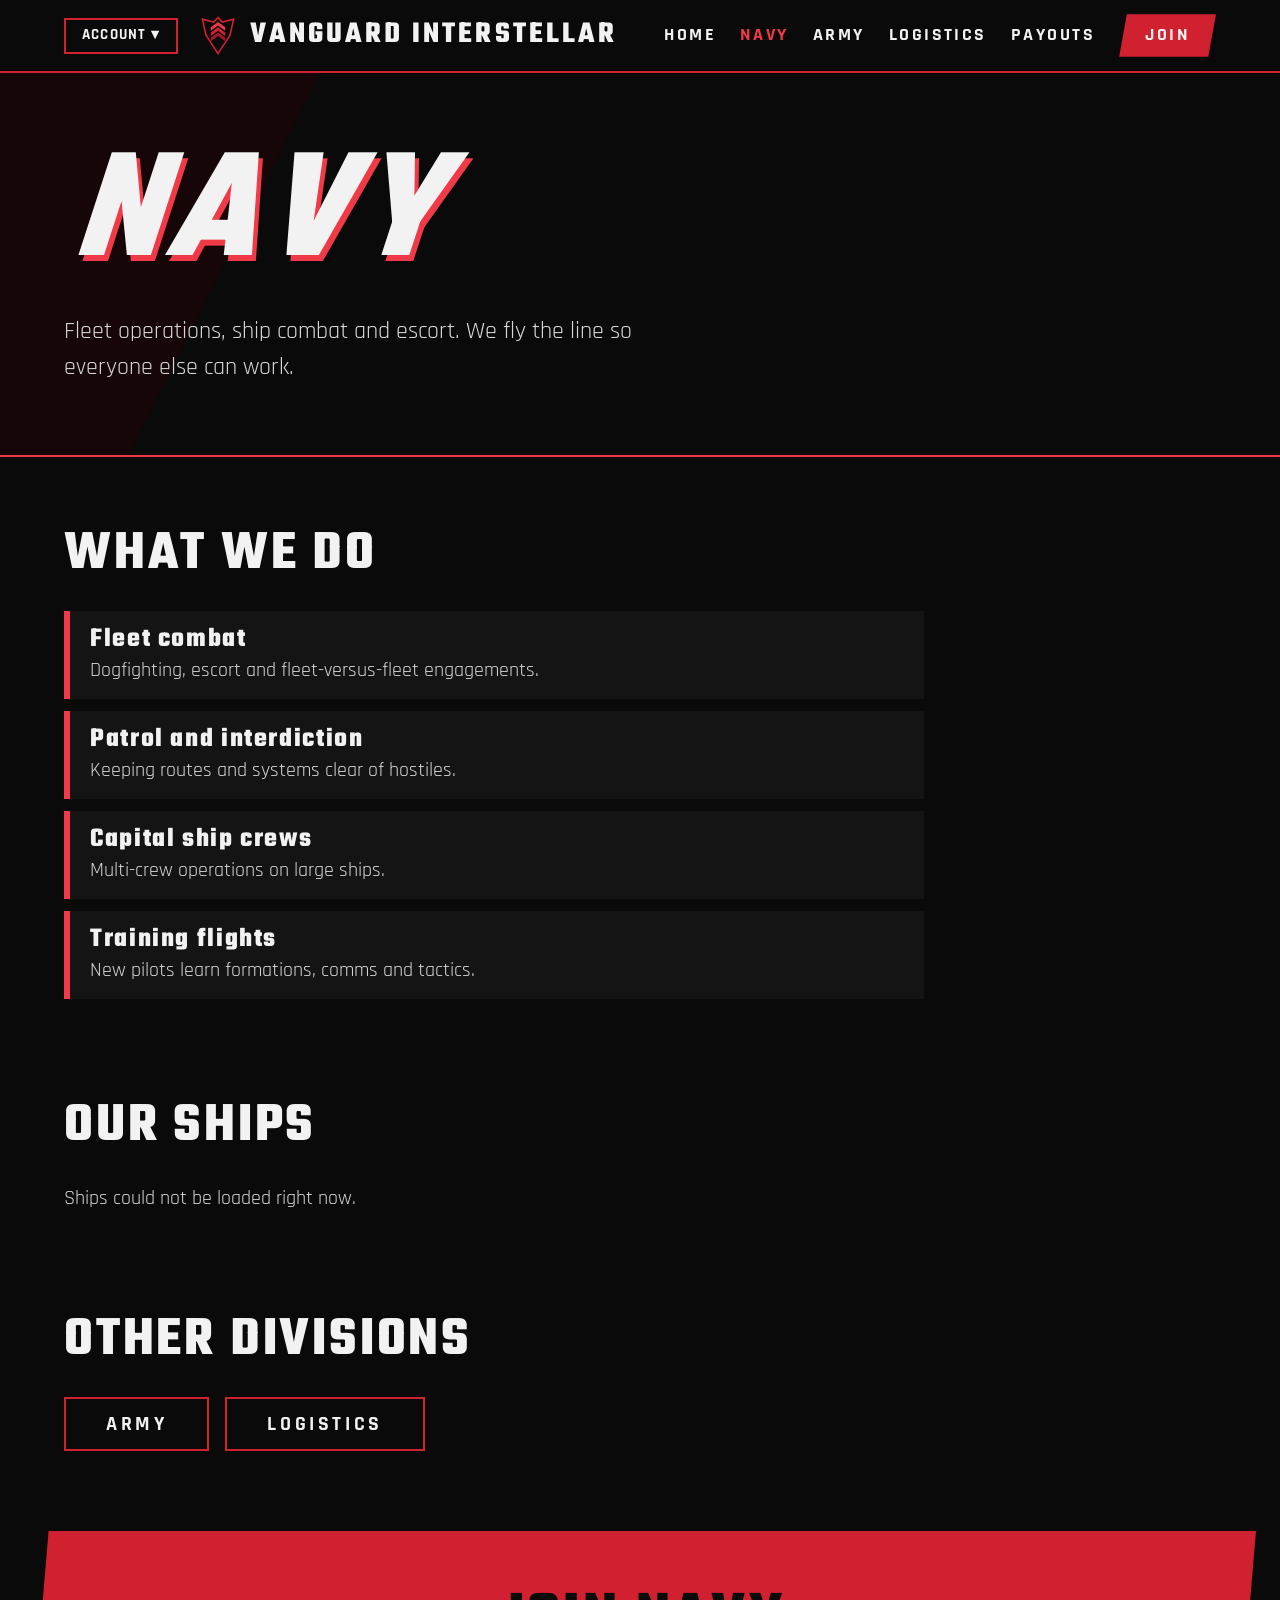
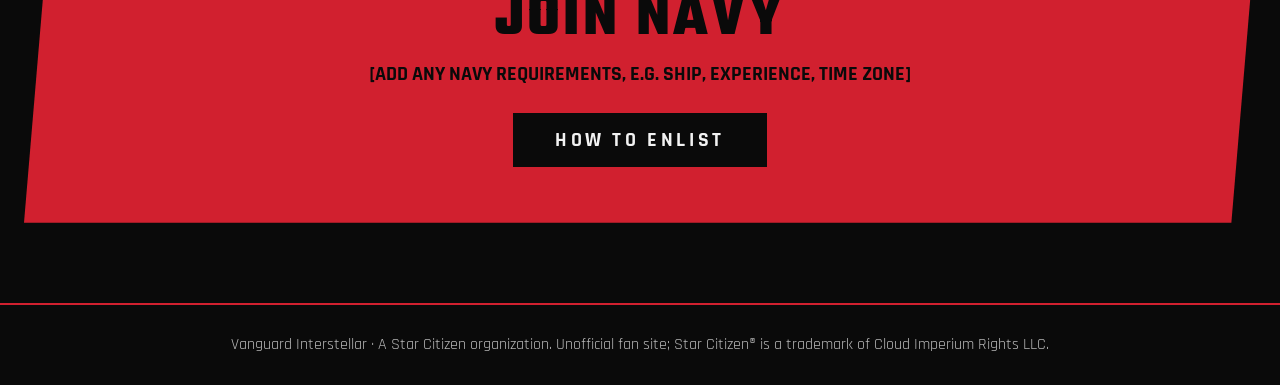
<file: navy.html>
<!doctype html>
<html lang="en">
<head>
<meta charset="utf-8">
<meta name="viewport" content="width=device-width, initial-scale=1">
<title>NAVY | Vanguard Interstellar</title>
<meta name="description" content="NAVY division of Vanguard Interstellar, a Star Citizen organization.">
<link rel="preconnect" href="https://fonts.googleapis.com">
<link rel="preconnect" href="https://fonts.gstatic.com" crossorigin>
<link rel="stylesheet" href="https://fonts.googleapis.com/css2?family=Rajdhani:wght@500;700&family=Teko:wght@500;700&display=swap">
<link rel="stylesheet" href="styles.css">
</head>
<body class="navy-page">

<header class="topbar">
  <div class="wrap">
    <a class="brand" href="index.html" aria-label="Vanguard Interstellar home">
      <svg viewBox="-10 -14 200 215" aria-hidden="true">
        <polygon points="90,4 112,26 168,12 150,92 90,184 30,92 12,12 68,26" fill="#0A0A0A" stroke="#D1202F" stroke-width="8"/>
        <path d="M54 104 L90 78 L126 104 L126 122 L90 96 L54 122 Z" fill="#A3182A"/>
        <path d="M54 78 L90 52 L126 78 L126 96 L90 70 L54 96 Z" fill="#D1202F"/>
        <path d="M54 52 L90 26 L126 52 L126 70 L90 44 L54 70 Z" fill="#F03A47"/>
      </svg>
      VANGUARD INTERSTELLAR
    </a>
    <nav class="nav" aria-label="Main">
      <a href="index.html">HOME</a>
      <a href="navy.html" aria-current="page">NAVY</a>
      <a href="army.html">ARMY</a>
      <a href="logistics.html">LOGISTICS</a>
      <a href="payouts.html">PAYOUTS</a>
      <a class="join" href="index.html#join">JOIN</a>
    </nav>
  </div>
</header>

<main>
  <div class="page-hero">
    <div class="wrap">
      <h1>NAVY</h1>
      <!-- EDIT: your division mission -->
      <p>Fleet operations, ship combat and escort. We fly the line so everyone else can work.</p>
    </div>
  </div>

  <section>
    <div class="wrap">
      <h2>WHAT WE DO</h2>
      <!-- EDIT: change these to match what your Navy really does -->
      <ul class="list">
      <li><strong>Fleet combat</strong>Dogfighting, escort and fleet-versus-fleet engagements.</li>
      <li><strong>Patrol and interdiction</strong>Keeping routes and systems clear of hostiles.</li>
      <li><strong>Capital ship crews</strong>Multi-crew operations on large ships.</li>
      <li><strong>Training flights</strong>New pilots learn formations, comms and tactics.</li>
      </ul>
    </div>
  </section>

  <!--<section>-->
    <!--<div class="wrap">-->
     <!-- <h2>RANKS AND ROLES</h2>-->
      <!-- EDIT -->
     <!-- <p class="note">[LIST YOUR NAVY RANKS, LEADERS AND OPEN ROLES.]</p>-->
   <!-- </div>-->
  <!--</section>-->

  <!--<section>-->
    <!--<div class="wrap">-->
      <!--<h2>FLEET AND GEAR</h2>-->
      <!-- EDIT -->
     <!-- <p class="note">[LIST THE SHIPS AND CREW ROLES YOUR NAVY USES.]</p>-->
    <!--</div>-->
 <!-- </section>-->

  <section>
    <div class="wrap">
      <h2>OUR SHIPS</h2>
      <div id="fleetBox" data-division="Navy"></div>
    </div>
  </section>

  <section>
    <div class="wrap">
      <h2>OTHER DIVISIONS</h2>
      <div class="others"><a class="btn" href="army.html">ARMY</a><a class="btn" href="logistics.html">LOGISTICS</a></div>
    </div>
  </section>

  <div class="join-banner">
    <h2>JOIN NAVY</h2>
    <p>[ADD ANY NAVY REQUIREMENTS, E.G. SHIP, EXPERIENCE, TIME ZONE]</p>
    <div class="buttons" style="margin-top:0">
      <a class="btn solid" href="index.html#join">HOW TO ENLIST</a>
    </div>
  </div>
</main>

<footer>
  Vanguard Interstellar &middot; A Star Citizen organization. Unofficial fan site; Star Citizen&reg; is a trademark of Cloud Imperium Rights LLC.
</footer>

<script src="config.js"></script>
<script src="auth.js"></script>
<script src="fleet.js"></script>
</body>
</html>
</file>
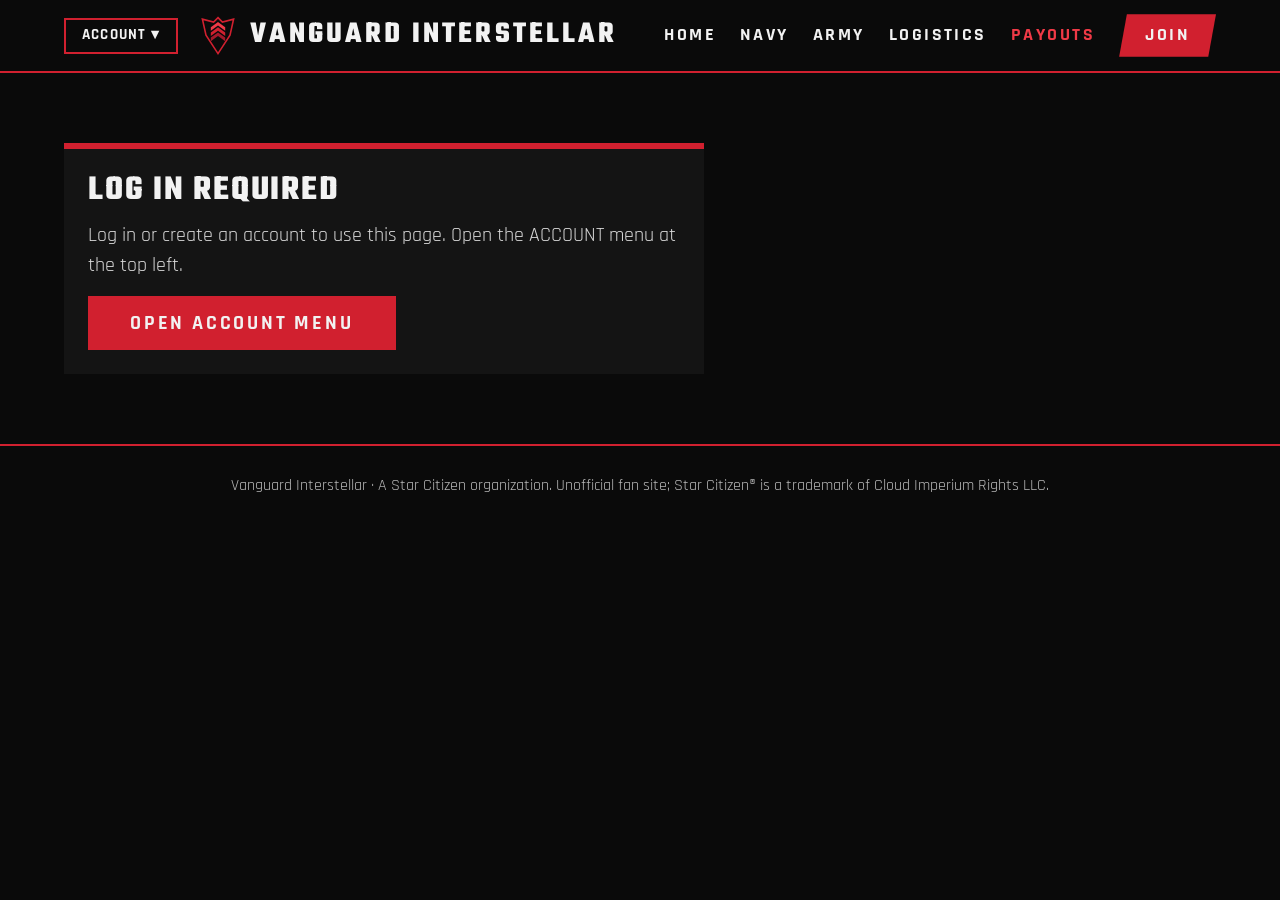
<file: payouts.html>
<!doctype html>
<html lang="en">
<head>
<meta charset="utf-8">
<meta name="viewport" content="width=device-width, initial-scale=1">
<title>Payouts | Vanguard Interstellar</title>
<meta name="robots" content="noindex">
<link rel="preconnect" href="https://fonts.googleapis.com">
<link rel="preconnect" href="https://fonts.gstatic.com" crossorigin>
<link rel="stylesheet" href="https://fonts.googleapis.com/css2?family=Rajdhani:wght@500;700&family=Teko:wght@500;700&display=swap">
<link rel="stylesheet" href="styles.css">
</head>
<body class="needs-auth" data-auth="gate">

<header class="topbar">
  <div class="wrap">
    <a class="brand" href="index.html" aria-label="Vanguard Interstellar home">
      <svg viewBox="-10 -14 200 215" aria-hidden="true">
        <polygon points="90,4 112,26 168,12 150,92 90,184 30,92 12,12 68,26" fill="#0A0A0A" stroke="#D1202F" stroke-width="8"/>
        <path d="M54 104 L90 78 L126 104 L126 122 L90 96 L54 122 Z" fill="#A3182A"/>
        <path d="M54 78 L90 52 L126 78 L126 96 L90 70 L54 96 Z" fill="#D1202F"/>
        <path d="M54 52 L90 26 L126 52 L126 70 L90 44 L54 70 Z" fill="#F03A47"/>
      </svg>
      VANGUARD INTERSTELLAR
    </a>
    <nav class="nav" aria-label="Main">
      <a href="index.html">HOME</a>
      <a href="navy.html">NAVY</a>
      <a href="army.html">ARMY</a>
      <a href="logistics.html">LOGISTICS</a>
      <a href="payouts.html" aria-current="page">PAYOUTS</a>
      <a class="join" href="index.html#join">JOIN</a>
    </nav>
  </div>
</header>

<main>
  <div class="page-hero">
    <div class="wrap">
      <h1>PAYOUTS</h1>
      <p>Track what each player is owed and what has been paid, in aUEC.</p>
    </div>
  </div>

  <section>
    <div class="wrap">
      <p class="help" id="payoutNote" style="max-width:760px"></p>
      <div class="stats">
        <div class="stat"><span>Still owed</span><strong id="sOwed">0 aUEC</strong></div>
        <div class="stat"><span>Paid out</span><strong id="sPaid">0 aUEC</strong></div>
        <div class="stat"><span>Total entries</span><strong id="sCount">0</strong></div>
      </div>

      <div class="panel">
        <h3>ADD A PAYOUT</h3>
        <form id="addForm">
          <div class="fields">
            <div><label for="payer">Your username (who pays this out)</label><input id="payer" type="text" required></div>
            <div><label for="date">Date</label><input id="date" type="date"></div>
            <div><label for="player">Username</label><input id="player" type="text" list="userList" required></div>
            <div><label for="amount">Amount (aUEC)</label><input id="amount" type="number" min="1" step="any" inputmode="decimal" required></div>
            <div><label for="division">Division</label>
              <select id="division"><option>Logistics</option><option>Navy</option><option>Army</option><option>Other</option></select></div>
            <div><label for="vehicleSel">Vehicle</label><select id="vehicleSel"><option value="">Not specified</option><option>MOLE</option><option>Reclaimer</option><option>Other</option></select></div>
            <div><label for="op">Operation or note</label><input id="op" type="text"></div>
          </div>
          <p style="margin:16px 0 0"><label style="display:inline-flex;align-items:center;gap:10px"><input id="paidNow" type="checkbox" style="width:24px;min-height:24px"> Already paid</label></p>
          <div class="actions"><button type="submit" class="btn solid">ADD PAYOUT</button></div>
        </form>
        <p class="msg" id="msg" role="status"></p>
      </div>
    </div>
  </section>

  <section>
    <div class="wrap">
      <h2>CHECK YOUR PAYOUT</h2>
      <div class="panel" style="max-width:860px">
        <div class="fields" style="grid-template-columns:minmax(220px,420px)">
          <div><label for="lookupName">Your username</label><input id="lookupName" type="text" list="userList" autocomplete="off" placeholder="Your in-game handle"></div>
        </div>
        <div id="lookupResult" style="margin-top:20px" aria-live="polite"></div>
      </div>
      <datalist id="userList"></datalist>
    </div>
  </section>

  <section>
    <div class="wrap">
      <h2>PAYOUT LOG</h2>
      <div class="actions" style="margin:0 0 16px"><button type="button" class="btn small" id="refreshBtn" hidden>REFRESH</button></div>
      <div class="filters">
        <div><label for="fStatus">Show</label>
          <select id="fStatus"><option value="all">All payouts</option><option value="owed">Still owed</option><option value="paid">Paid</option></select></div>
        <div><label for="fSearch">Search username or operation</label><input id="fSearch" type="search"></div>
      </div>
      <div class="tablewrap"><table>
        <thead><tr><th>Date</th><th>Username</th><th>Operation</th><th>Division</th><th>Vehicle</th><th class="num">Amount</th><th>Status</th><th>Go to for payment</th><th><span class="sr-only">Actions</span></th></tr></thead>
        <tbody id="rows"></tbody>
      </table></div>
      <p class="help" id="empty" style="margin-top:12px"></p>
    </div>
  </section>

  <section>
    <div class="wrap">
      <h2>BY PLAYER</h2>
      <div class="tablewrap" style="max-width:700px"><table>
        <thead><tr><th>Username</th><th class="num">Owed</th><th class="num">Paid</th></tr></thead>
        <tbody id="perPlayer"></tbody>
      </table></div>
    </div>
  </section>

</main>

<footer>
  Vanguard Interstellar &middot; A Star Citizen organization. Unofficial fan site; Star Citizen&reg; is a trademark of Cloud Imperium Rights LLC.
</footer>

<script src="config.js"></script>
<script src="auth.js"></script>
<script src="payouts.js"></script>
</body>
</html>
</file>
<file: styles.css>
/* ---------- Colors and fonts: change these to restyle the whole site ---------- */
  :root {
    --black: #0A0A0A;
    --panel: #141414;
    --slash: #170607;
    --red: #D1202F;
    --red-bright: #F03A47;
    --red-dark: #A3182A;
    --white: #F2F2F2;
    --gray: #D6D6D6;
    --display: 'Teko', 'Arial Narrow', sans-serif;
    --body: 'Rajdhani', 'Arial Narrow', sans-serif;
  }

  * { box-sizing: border-box; }
  html { scroll-behavior: smooth; scroll-padding-top: 90px; }
  body { margin: 0; background: var(--black); color: var(--white); font-family: var(--body); font-size: 1.25rem; line-height: 1.5; }
  a { color: var(--red-bright); }
  a:hover { color: var(--white); }
  a:focus-visible { outline: 3px solid var(--white); outline-offset: 3px; }
  h1, h2, h3 { font-family: var(--display); font-weight: 700; line-height: 1; margin: 0; letter-spacing: 0.05em; }
  .wrap { max-width: 1200px; margin: 0 auto; padding: 0 24px; }

  /* ---------- Top bar ---------- */
  .topbar { position: sticky; top: 0; z-index: 10; background: var(--black); border-bottom: 2px solid var(--red); }
  .topbar .wrap { display: flex; flex-wrap: wrap; align-items: center; justify-content: space-between; gap: 12px; padding-top: 14px; padding-bottom: 14px; }
  .brand { display: flex; align-items: center; gap: 12px; text-decoration: none; color: var(--white); font-family: var(--display); font-size: 1.9rem; font-weight: 700; letter-spacing: 0.1em; line-height: 1; }
  .brand svg { width: 40px; height: 43px; }
  .nav { display: flex; flex-wrap: wrap; align-items: center; gap: 24px; font-weight: 700; letter-spacing: 0.14em; font-size: 1.1rem; }
  .nav a { color: var(--white); text-decoration: none; }
  .nav a:hover { color: var(--red-bright); }
  .nav .join { background: var(--red); padding: 8px 26px; clip-path: polygon(8% 0, 100% 0, 92% 100%, 0 100%); }
  .nav .join:hover { color: var(--white); background: var(--red-dark); }

  /* ---------- Hero ---------- */
  .hero { position: relative; overflow: hidden; text-align: center; padding: 100px 0 110px; }
  .hero::before, .hero::after { content: ""; position: absolute; top: 0; bottom: 0; width: 360px; background: var(--slash); }
  .hero::before { left: 0; clip-path: polygon(0 0, 100% 0, 40% 100%, 0 100%); }
  .hero::after { right: 0; clip-path: polygon(60% 0, 100% 0, 100% 100%, 0 100%); }
  .hero .wrap { position: relative; z-index: 1; }
  .hero h1 { font-size: clamp(4.5rem, 14vw, 12rem); line-height: 0.8; letter-spacing: 0.03em; text-shadow: 7px 7px 0 var(--red); transform: skewX(-18deg); }
  .hero .strip { display: inline-block; margin-top: 20px; background: var(--red); color: var(--black); clip-path: polygon(3% 0, 100% 0, 97% 100%, 0 100%); padding: 6px 56px; transform: skewX(-12deg); }
  .hero .strip span { display: block; font-family: var(--display); font-weight: 700; font-size: clamp(1.3rem, 3vw, 2.5rem); letter-spacing: 0.5em; padding-left: 0.5em; line-height: 1.1; }
  .hero p { max-width: 640px; margin: 36px auto 0; font-size: 1.5rem; color: var(--gray); }
  .buttons { display: flex; flex-wrap: wrap; justify-content: center; gap: 18px; margin-top: 36px; }
  .btn { display: inline-block; min-height: 44px; padding: 10px 40px; font-weight: 700; letter-spacing: 0.18em; text-decoration: none; border: 2px solid var(--red); color: var(--white); }
  .btn.solid { background: var(--red); }
  .btn:hover { background: var(--white); border-color: var(--white); color: var(--black); }

  /* ---------- Sections ---------- */
  section { padding: 70px 0 30px; }
  h2 { font-size: clamp(2.5rem, 5vw, 3.5rem); margin-bottom: 28px; }
  .cards { display: grid; grid-template-columns: repeat(auto-fit, minmax(260px, 1fr)); gap: 24px; }
  .card { background: var(--panel); padding: 28px; border-top: 6px solid var(--red); }
  .card.navy { border-top-color: var(--red-bright); }
  .card.logistics { border-top-color: var(--red-dark); }
  .card h3 { font-size: 2.6rem; margin-bottom: 8px; }
  .card p { margin: 0; color: var(--gray); }
  .about p { max-width: 760px; margin: 0; color: var(--gray); }

  /* ---------- Join banner ---------- */
  .join-banner { margin: 50px 24px 80px; padding: 56px 24px; background: var(--red); color: var(--black); text-align: center; clip-path: polygon(2% 0, 100% 0, 98% 100%, 0 100%); }
  .join-banner h2 { margin-bottom: 8px; font-size: clamp(2.5rem, 6vw, 4rem); }
  .join-banner p { max-width: 560px; margin: 0 auto 24px; font-weight: 700; }
  .join-banner .btn { border-color: var(--black); color: var(--black); }
  .join-banner .btn.solid { background: var(--black); color: var(--white); }
  .join-banner .btn:hover { background: var(--white); border-color: var(--white); color: var(--black); }

  footer { border-top: 2px solid var(--red); padding: 28px 24px; text-align: center; color: #B8B8B8; font-size: 1rem; }

  @media (prefers-reduced-motion: reduce) { html { scroll-behavior: auto; } }

  /* ---------- Division cards on the home page ---------- */
  a.card { display: block; color: inherit; text-decoration: none; }
  a.card:hover { background: #1d1d1d; }
  a.card:focus-visible { outline: 3px solid var(--white); outline-offset: 3px; }
  .card .more { display: inline-block; margin-top: 16px; color: var(--red-bright); font-weight: 700; letter-spacing: 0.14em; font-size: 1rem; }

  /* ---------- Division sub pages ---------- */
  .nav a[aria-current="page"] { color: var(--red-bright); }
  .navy-page { --accent: var(--red-bright); }
  .army-page { --accent: var(--red); }
  .logistics-page { --accent: var(--red-dark); }
  .page-hero { position: relative; overflow: hidden; padding: 80px 0 70px; border-bottom: 2px solid var(--accent); }
  .page-hero::before { content: ""; position: absolute; left: 0; top: 0; bottom: 0; width: 320px; background: var(--slash); clip-path: polygon(0 0, 100% 0, 40% 100%, 0 100%); }
  .page-hero .wrap { position: relative; z-index: 1; }
  .page-hero h1 { font-size: clamp(4.5rem, 13vw, 10rem); line-height: 0.8; text-shadow: 6px 6px 0 var(--accent); transform: skewX(-18deg); transform-origin: left bottom; }
  .page-hero p { max-width: 640px; margin: 32px 0 0; font-size: 1.5rem; color: var(--gray); }
  .list { list-style: none; margin: 0; padding: 0; display: grid; gap: 12px; max-width: 860px; }
  .list li { background: var(--panel); border-left: 6px solid var(--accent); padding: 14px 20px; color: var(--gray); }
  .list strong { display: block; color: var(--white); font-family: var(--display); font-size: 1.7rem; letter-spacing: 0.06em; line-height: 1.1; }
  .note { max-width: 760px; margin: 0; color: var(--gray); }
  .others { display: flex; flex-wrap: wrap; gap: 16px; }

  /* ---------- Forms, tables, calculator, payouts ---------- */
  label { display: block; margin-bottom: 4px; font-weight: 700; color: var(--gray); font-size: 1.05rem; }
  input, select { width: 100%; min-height: 44px; padding: 8px 12px; background: var(--black); color: var(--white); border: 2px solid #4a4a4a; font: inherit; font-size: 1.1rem; border-radius: 0; }
  input:focus-visible, select:focus-visible, button:focus-visible { outline: 3px solid var(--white); outline-offset: 2px; }
  button.btn { font: inherit; font-weight: 700; letter-spacing: 0.14em; cursor: pointer; background: transparent; }
  button.btn.solid { background: var(--red); }
  button.btn:hover { background: var(--white); border-color: var(--white); color: var(--black); }
  button.btn.small { padding: 4px 16px; min-height: 36px; font-size: 0.95rem; letter-spacing: 0.08em; }
  .calc-grid { display: grid; grid-template-columns: repeat(auto-fit, minmax(340px, 1fr)); gap: 24px; align-items: start; }
  .panel { background: var(--panel); padding: 24px; border-top: 6px solid var(--accent, var(--red)); }
  .panel h3 { font-size: 2.2rem; margin-bottom: 12px; }
  .panel + .panel { margin-top: 0; }
  .fields { display: grid; grid-template-columns: repeat(auto-fit, minmax(200px, 1fr)); gap: 16px; }
  .tablewrap { overflow-x: auto; }
  table { width: 100%; border-collapse: collapse; }
  th { text-align: left; font-family: var(--display); font-size: 1.3rem; letter-spacing: 0.06em; padding: 6px 8px; border-bottom: 2px solid var(--red); white-space: nowrap; }
  td { padding: 6px 8px; vertical-align: middle; border-bottom: 1px solid #2a2a2a; }
  td input { min-width: 0; }
  td.line, td.num, th.num { text-align: right; white-space: nowrap; }
  .actions { display: flex; flex-wrap: wrap; gap: 12px; margin-top: 16px; }
  .result { display: flex; justify-content: space-between; gap: 16px; padding: 8px 0; border-bottom: 1px solid #2a2a2a; }
  .result strong { font-family: var(--display); font-size: 1.6rem; letter-spacing: 0.04em; }
  .result.big { border-bottom: 2px solid var(--red); }
  .result.big strong { font-size: 2.4rem; color: var(--red-bright); }
  .crewlist { list-style: none; margin: 8px 0 0; padding: 0; }
  .crewlist li { display: flex; justify-content: space-between; padding: 6px 0; border-bottom: 1px solid #2a2a2a; }
  .help { margin: 0 0 16px; color: var(--gray); font-size: 1.05rem; }
  .msg { min-height: 1.5em; margin: 12px 0 0; font-weight: 700; color: var(--white); }
  .tag { display: inline-block; padding: 2px 12px; font-weight: 700; font-size: 0.95rem; letter-spacing: 0.08em; border: 2px solid var(--red); }
  .tag.paid { background: var(--white); color: var(--black); border-color: var(--white); }
  .stats { display: grid; grid-template-columns: repeat(auto-fit, minmax(220px, 1fr)); gap: 16px; margin-bottom: 24px; }
  .stat { background: var(--panel); border-left: 6px solid var(--red); padding: 14px 20px; }
  .stat span { display: block; color: var(--gray); font-size: 1rem; }
  .stat strong { font-family: var(--display); font-size: 2.4rem; line-height: 1.1; }
  .filters { display: grid; grid-template-columns: repeat(auto-fit, minmax(200px, 1fr)); gap: 16px; margin-bottom: 16px; }
  .sr-only { position: absolute; width: 1px; height: 1px; overflow: hidden; clip: rect(0 0 0 0); white-space: nowrap; }
  a.lookup { display: block; margin-top: 4px; font-size: 0.9rem; white-space: nowrap; }
  input[readonly] { background: #1d1d1d; border-color: #2a2a2a; cursor: default; }

  /* Keep the results in view while you fill in the calculator */
  @media (min-width: 900px) {
    .calc-grid > .panel[aria-live] { position: sticky; top: 96px; max-height: calc(100vh - 120px); overflow-y: auto; }
  }

  /* Tables that fit their box with no sideways scrolling */
  .fit { table-layout: fixed; }
  .fit th { white-space: normal; font-size: 1.1rem; line-height: 1.1; vertical-align: bottom; padding: 6px 4px; }
  .fit td { padding: 6px 4px; }
  .fit input { padding: 8px 6px; font-size: 1rem; }
  .fit td.line { font-size: 1rem; }
  .fit a.lookup { white-space: normal; }
  .btn.rm { width: 36px; min-width: 36px; padding: 0; font-size: 1.3rem; line-height: 1; letter-spacing: 0; }
  @media (min-width: 900px) { .calc-grid { grid-template-columns: minmax(0, 1.5fr) minmax(0, 1fr); } }
  @media (max-width: 600px) {
    .fit thead { position: absolute; width: 1px; height: 1px; overflow: hidden; clip: rect(0 0 0 0); }
    .fit, .fit tbody, .fit tr, .fit td { display: block; width: 100%; }
    .fit tr { display: grid; grid-template-columns: 1fr 1fr; gap: 8px; padding: 12px 0; border-bottom: 1px solid #2a2a2a; }
    .fit td { border: 0; padding: 0; text-align: left; }
    .fit td::before { content: attr(data-label); display: block; font-weight: 700; color: var(--gray); font-size: 0.9rem; }
    .fit td:first-child { grid-column: 1 / -1; }
    .fit td.line { text-align: left; }
  }

  /* ---------- Sign-in ---------- */
  body.needs-auth main { display: none; }
  /* On the Logistics page only the calculator needs a login; the rest of the page stays public. */
  body.needs-auth[data-gate] main { display: block; }
  body.needs-auth[data-gate="calculator"] #calculator { display: none; }
  .auth-overlay { position: fixed; inset: 0; z-index: 100; background: rgba(10, 10, 10, 0.97); display: flex; align-items: center; justify-content: center; padding: 24px; overflow: auto; }
  .auth-panel { width: 100%; max-width: 460px; }
  .btn.small[aria-pressed="true"] { background: var(--red); }
  .signed-in { color: var(--gray); font-weight: 500; letter-spacing: 0.04em; font-size: 1rem; }

  /* ---------- Account drop-down (top left) ---------- */
  .acct { position: relative; margin-right: 8px; }
  .topbar .brand { margin-right: auto; }
  .acct-panel { position: absolute; top: calc(100% + 12px); left: 0; width: min(420px, calc(100vw - 32px)); max-height: calc(100vh - 110px); overflow: auto; z-index: 60; box-shadow: 0 12px 40px rgba(0, 0, 0, 0.7); }
  .acct-panel[hidden] { display: none; }
  .gate-notice { padding: 70px 0; }

  /* Make the hidden attribute always win (the LOCK button was showing before unlock) */
  [hidden] { display: none !important; }
</file>
